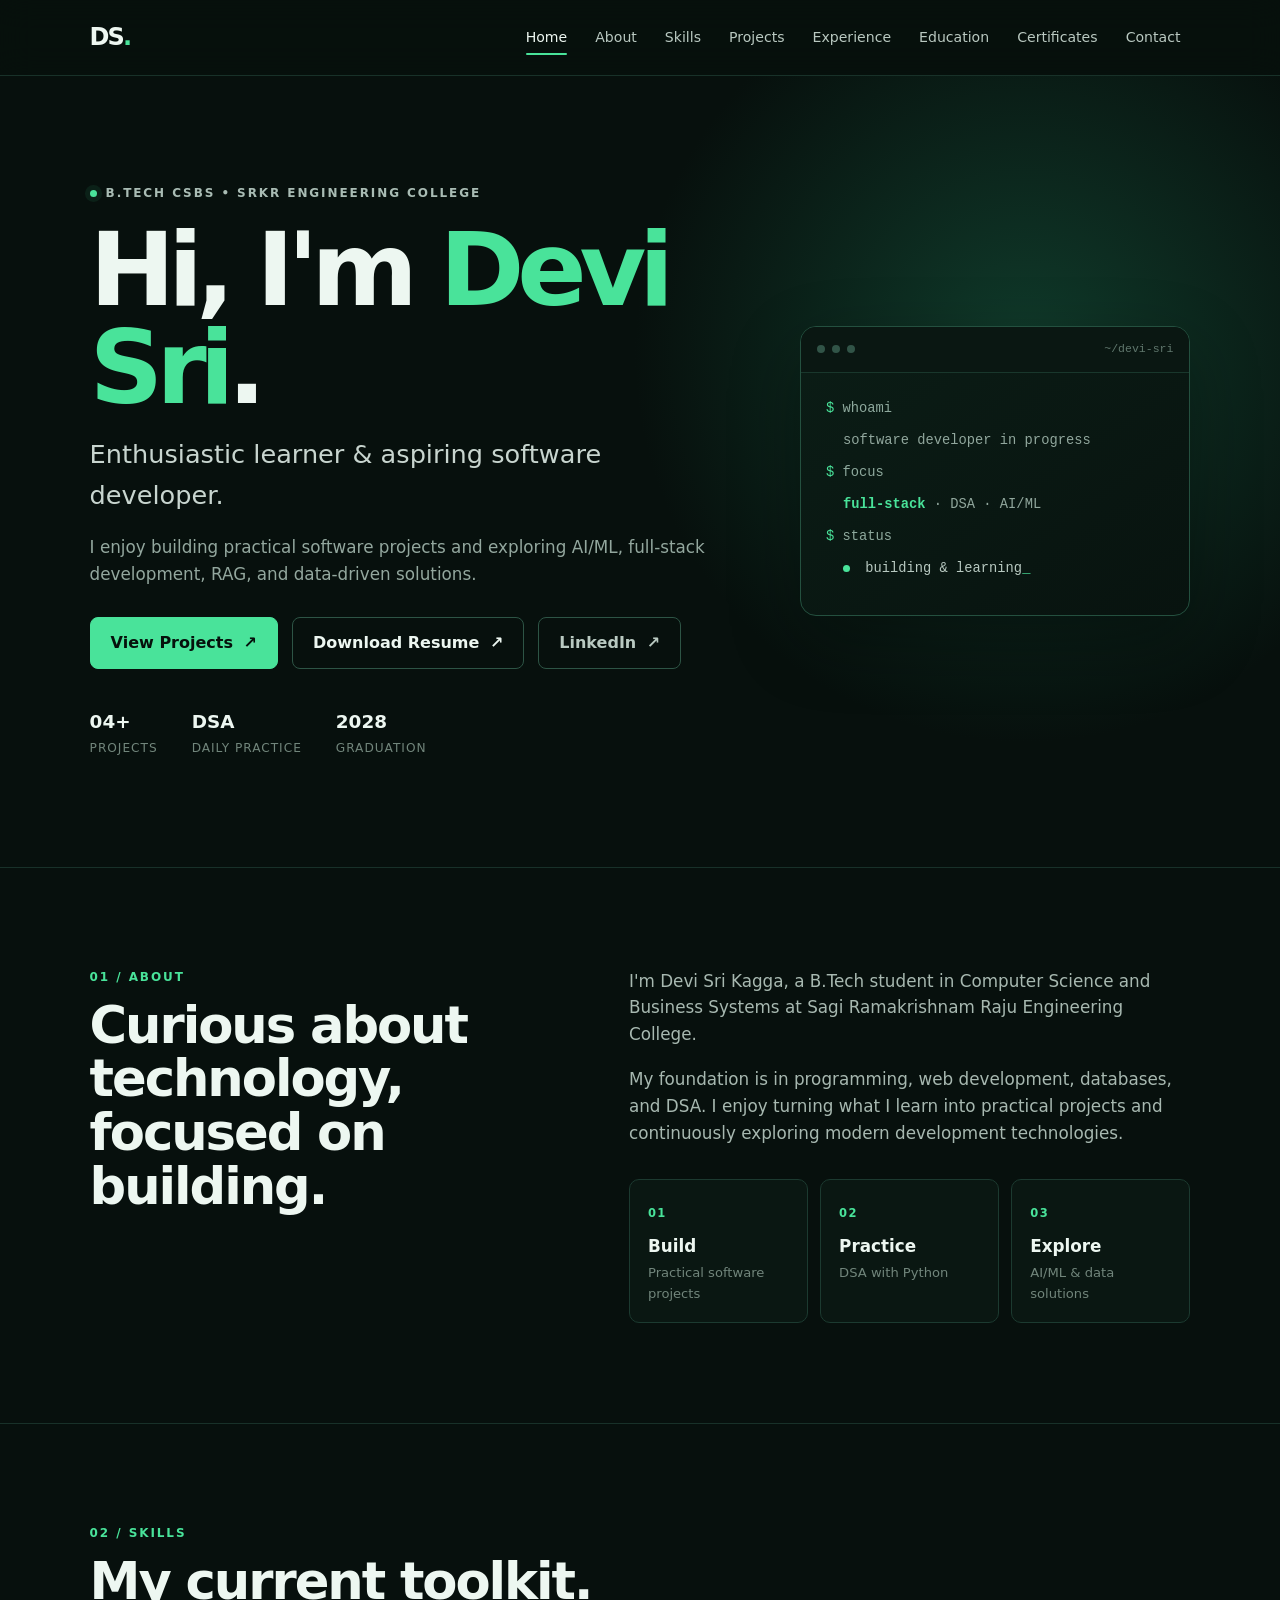
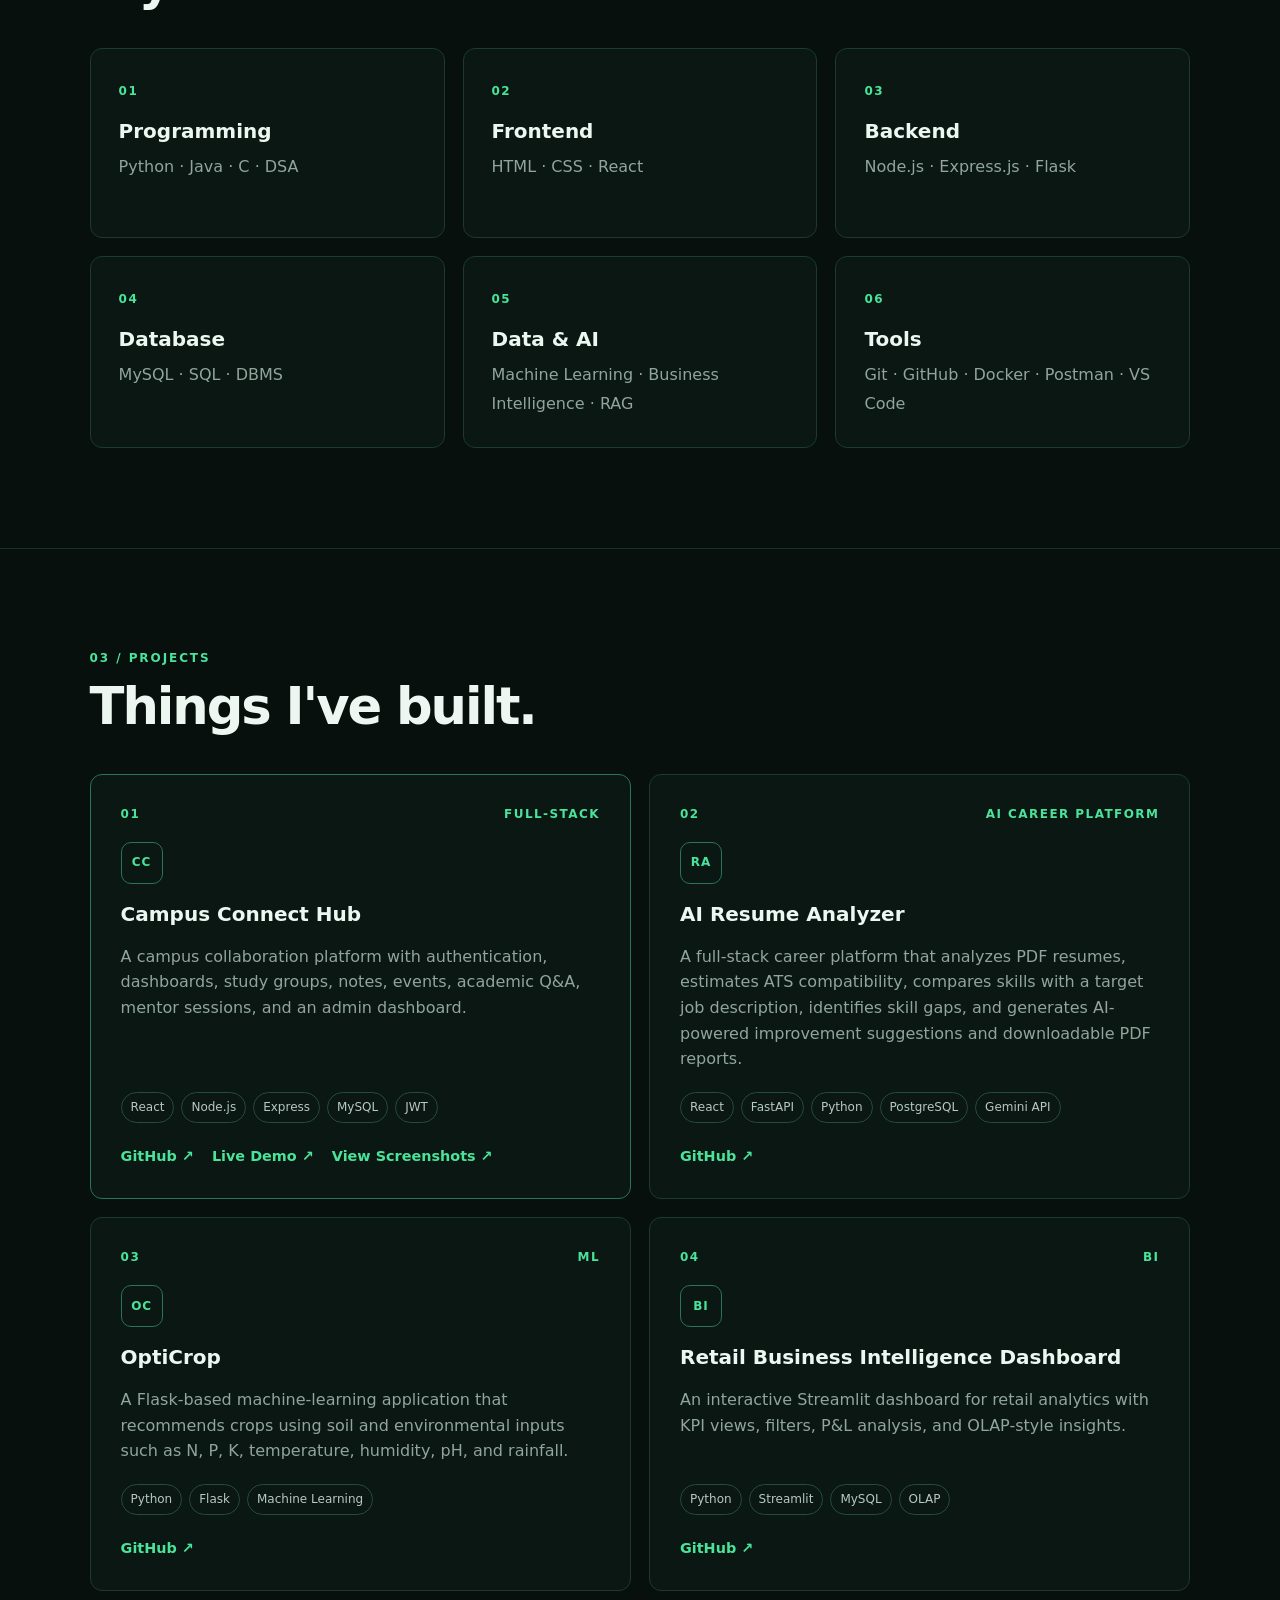
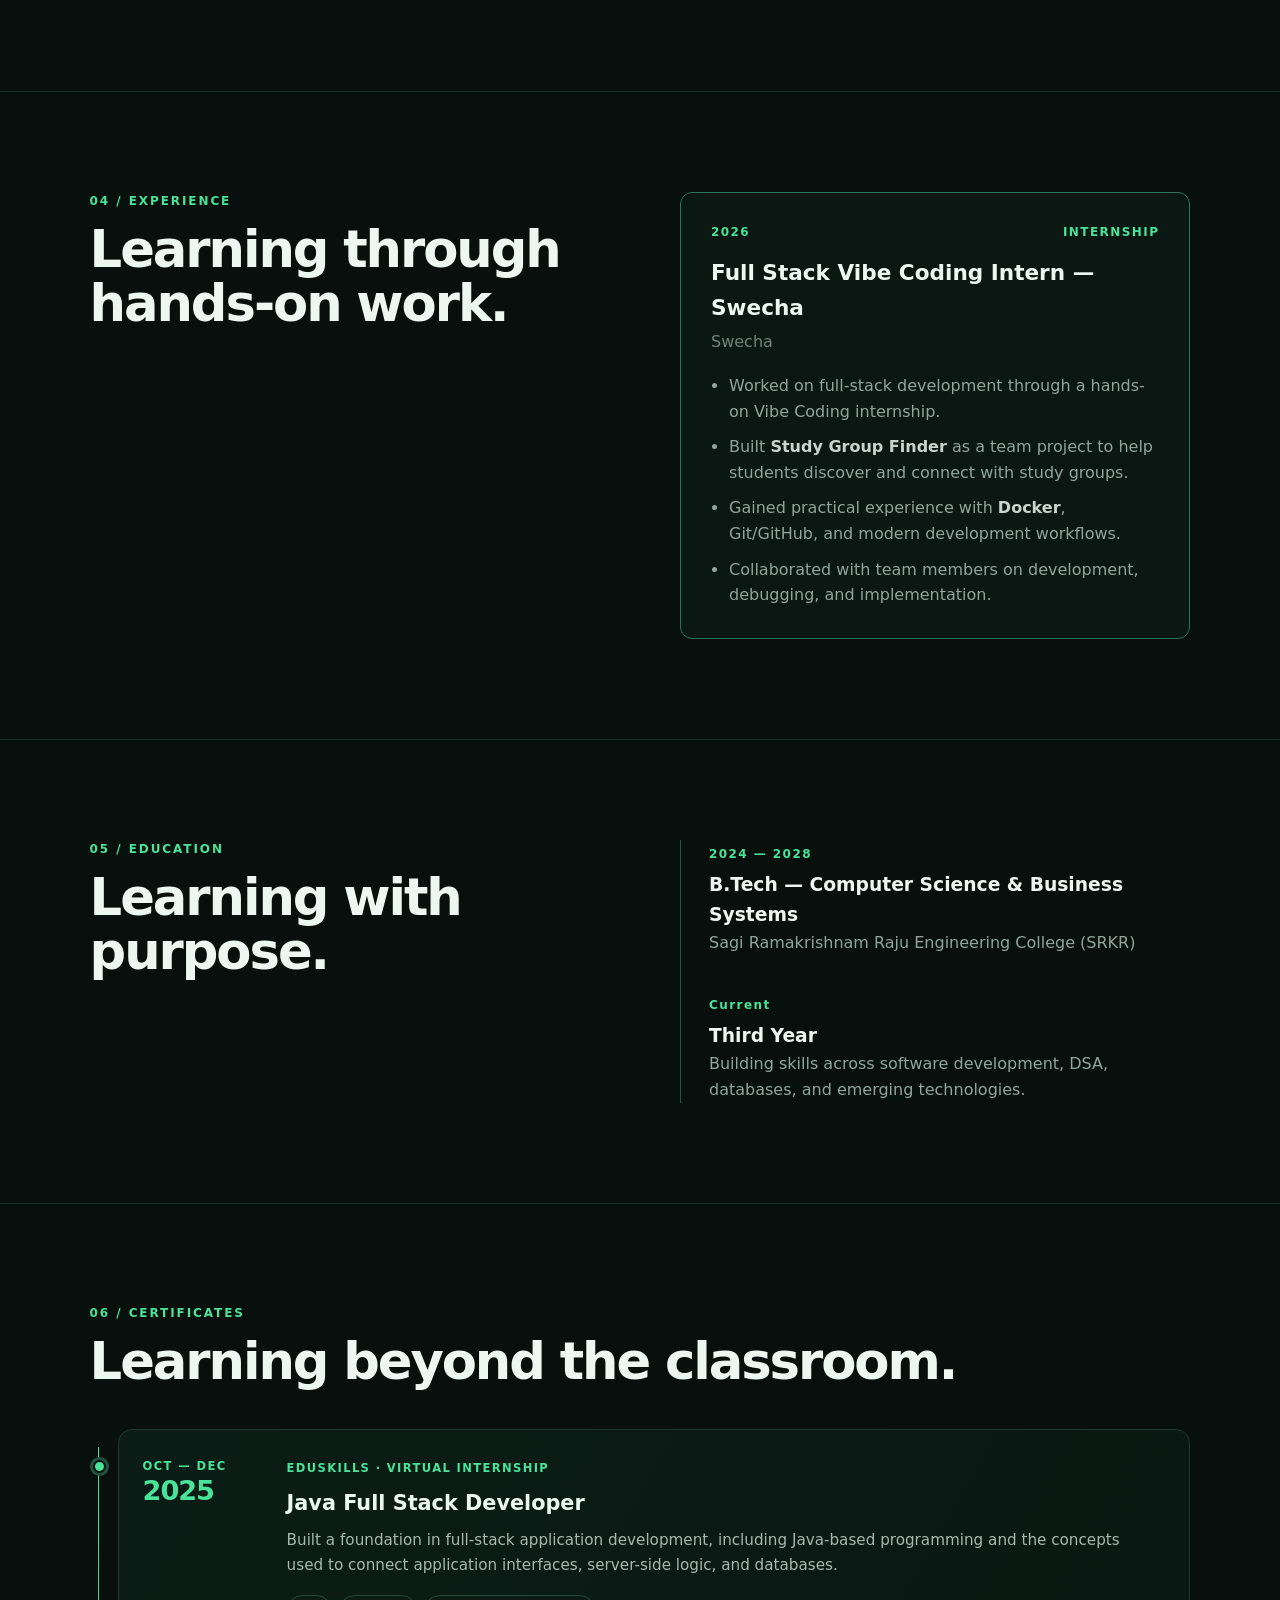
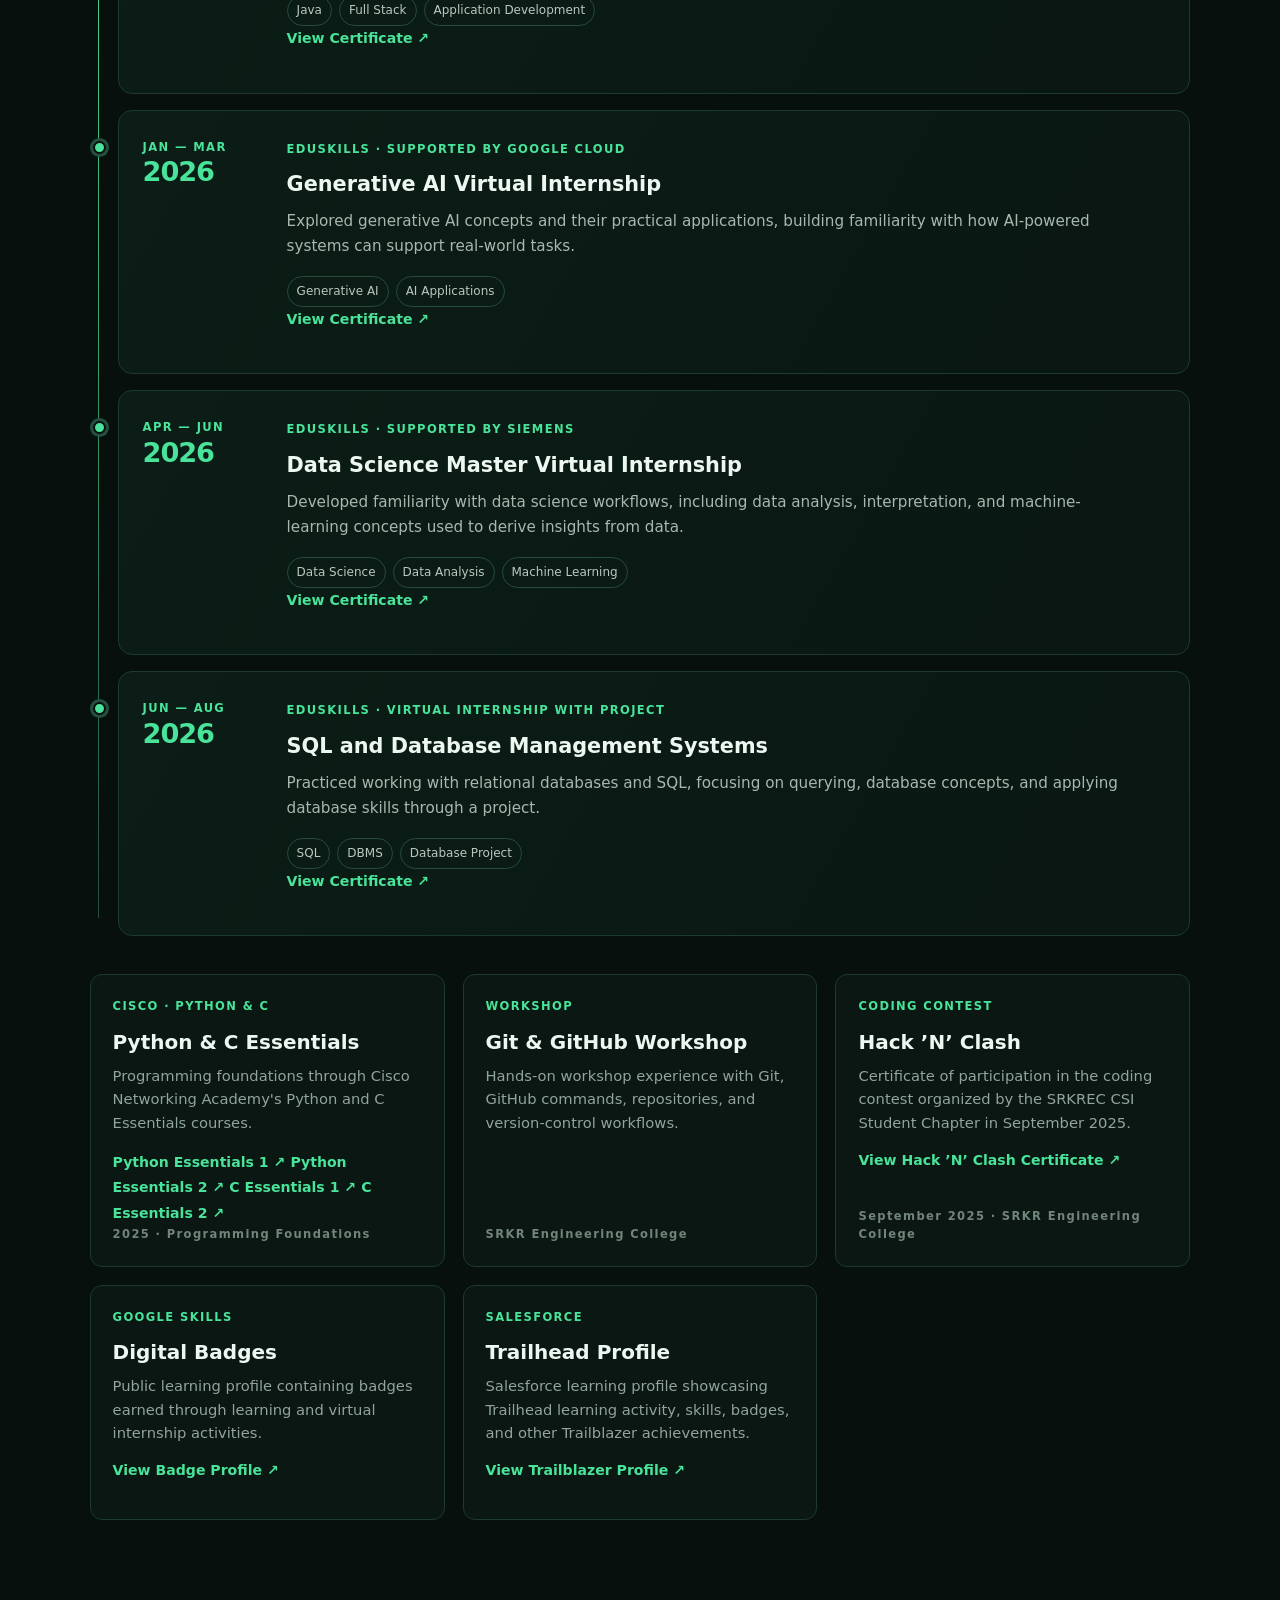
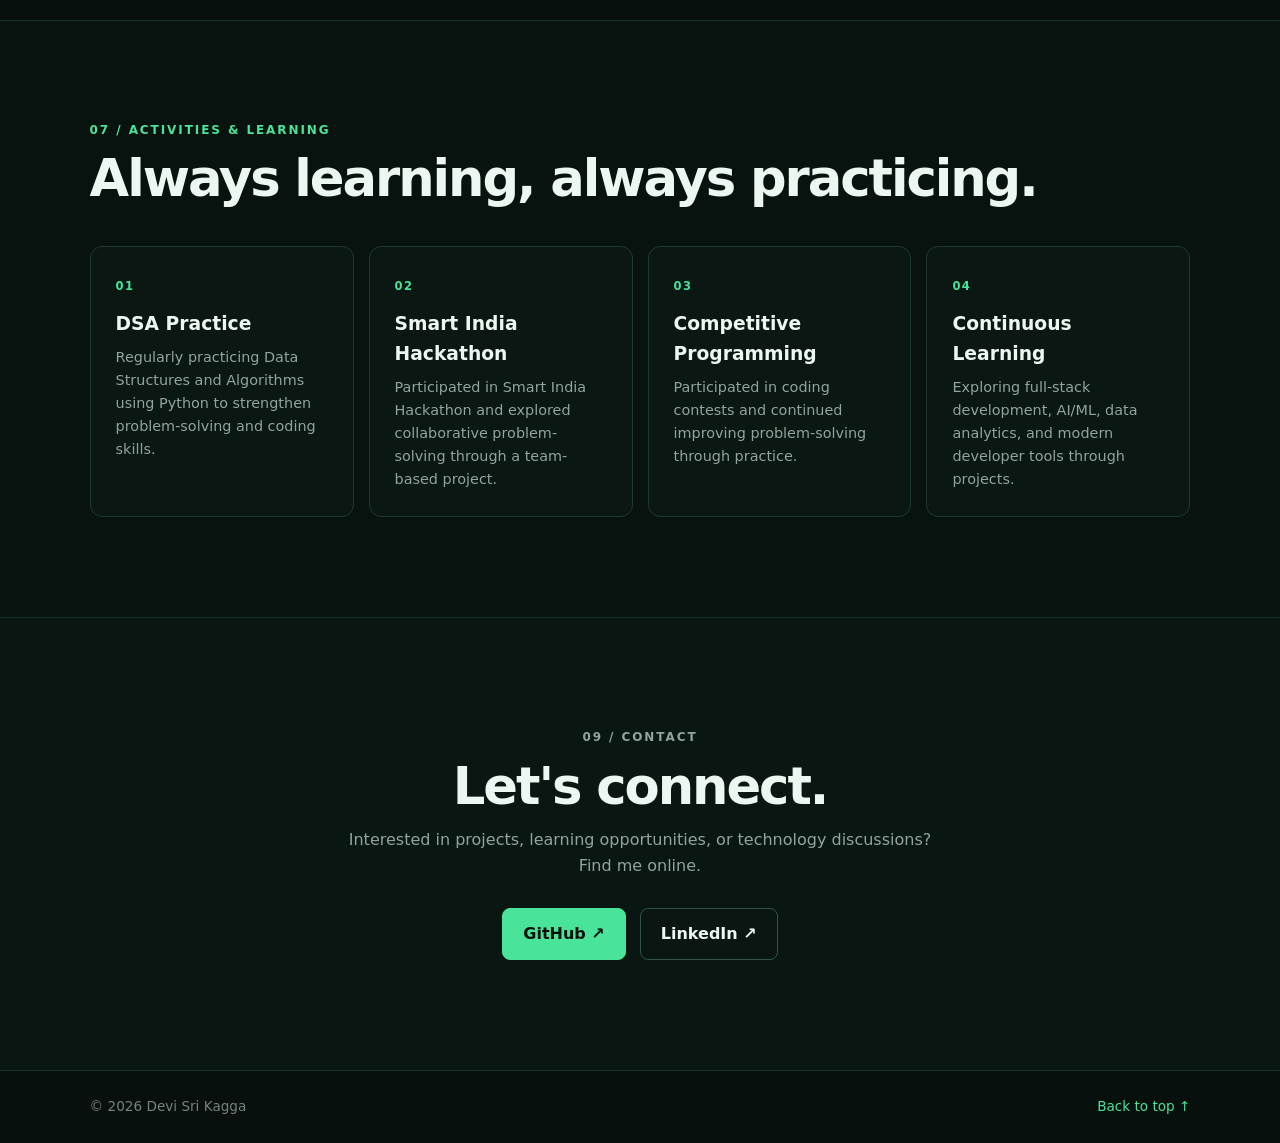
<file: index.html>
<!DOCTYPE html>
<html lang="en">
<head>
  <meta charset="UTF-8">
  <meta name="viewport" content="width=device-width, initial-scale=1.0">
  <meta name="description" content="Devi Sri Kagga — B.Tech CSBS student and aspiring software developer building full-stack, AI/ML, and data-driven projects.">
  <meta name="theme-color" content="#07100d">
  <meta property="og:title" content="Devi Sri Kagga | Portfolio">
  <meta property="og:description" content="B.Tech CSBS student building full-stack, AI/ML, and data-driven projects.">
  <meta property="og:type" content="website">
  <meta property="og:url" content="https://devi-sri-portfolio.vercel.app/">
  <title>Devi Sri Kagga | Portfolio</title>
  <link rel="stylesheet" href="style.css">
</head>
<body>
  <a class="skip-link" href="#main-content">Skip to content</a>
  <header class="navbar">
    <a class="brand" href="#home" aria-label="Devi Sri home">DS<span>.</span></a>
    <button class="menu-btn" aria-label="Toggle navigation" aria-expanded="false" aria-controls="nav">☰</button>
    <nav id="nav" aria-label="Primary navigation">
      <a class="nav-link active" href="#home">Home</a>
      <a class="nav-link" href="#about">About</a>
      <a class="nav-link" href="#skills">Skills</a>
      <a class="nav-link" href="#projects">Projects</a>
      <a class="nav-link" href="#experience">Experience</a>
      <a class="nav-link" href="#education">Education</a>
      <a class="nav-link" href="#certifications">Certificates</a>
      <a class="nav-link" href="#contact">Contact</a>
    </nav>
  </header>

  <main id="main-content" tabindex="-1">
    <section id="home" class="hero">
      <div class="hero-content">
        <p class="eyebrow"><span class="eyebrow-dot"></span> B.Tech CSBS • SRKR Engineering College</p>
        <h1>Hi, I'm <span>Devi Sri</span>.</h1>
        <h2>Enthusiastic learner & aspiring software developer.</h2>
        <p class="hero-text">I enjoy building practical software projects and exploring AI/ML, full-stack development, RAG, and data-driven solutions.</p>
        <div class="actions">
          <a class="btn primary" href="#projects">View Projects <span>↗</span></a>
          <a class="btn secondary" href="assets/Devi_Resume%20(6).pdf" target="_blank" rel="noopener">Download Resume <span>↗</span></a>
          <a class="btn text-btn" href="https://www.linkedin.com/in/devi-sri-kagga-a25665370" target="_blank" rel="noopener">LinkedIn <span>↗</span></a>
        </div>
        <div class="hero-meta">
          <div><strong>04+</strong><span>Projects</span></div>
          <div><strong>DSA</strong><span>Daily practice</span></div>
          <div><strong>2028</strong><span>Graduation</span></div>
        </div>
      </div>
      <div class="hero-card">
        <div class="terminal">
          <div class="terminal-bar"><span></span><span></span><span></span><em>~/devi-sri</em></div>
          <div class="terminal-body">
            <p><span class="prompt">$</span> whoami</p>
            <p class="terminal-output">software developer in progress</p>
            <p><span class="prompt">$</span> focus</p>
            <p class="terminal-output"><strong>full-stack</strong> · DSA · AI/ML</p>
            <p><span class="prompt">$</span> status</p>
            <p class="terminal-output status"><i></i> building & learning<span class="cursor">_</span></p>
          </div>
        </div>
      </div>
    </section>

    <section id="about" class="section about-section">
      <div class="about-heading">
        <p class="section-label">01 / ABOUT</p>
        <h2>Curious about technology,<br>focused on building.</h2>
      </div>
      <div class="about-content">
        <p>I'm Devi Sri Kagga, a B.Tech student in Computer Science and Business Systems at Sagi Ramakrishnam Raju Engineering College.</p>
        <p>My foundation is in programming, web development, databases, and DSA. I enjoy turning what I learn into practical projects and continuously exploring modern development technologies.</p>
        <div class="about-highlights">
          <div><span>01</span><strong>Build</strong><p>Practical software projects</p></div>
          <div><span>02</span><strong>Practice</strong><p>DSA with Python</p></div>
          <div><span>03</span><strong>Explore</strong><p>AI/ML & data solutions</p></div>
        </div>
      </div>
    </section>

    <section id="skills" class="section">
      <p class="section-label">02 / SKILLS</p>
      <h2>My current toolkit.</h2>
      <div class="skills-grid">
        <div class="skill"><span>01</span><h3>Programming</h3><p>Python · Java · C · DSA</p></div>
        <div class="skill"><span>02</span><h3>Frontend</h3><p>HTML · CSS · React</p></div>
        <div class="skill"><span>03</span><h3>Backend</h3><p>Node.js · Express.js · Flask</p></div>
        <div class="skill"><span>04</span><h3>Database</h3><p>MySQL · SQL · DBMS</p></div>
        <div class="skill"><span>05</span><h3>Data & AI</h3><p>Machine Learning · Business Intelligence · RAG</p></div>
        <div class="skill"><span>06</span><h3>Tools</h3><p>Git · GitHub · Docker · Postman · VS Code</p></div>
      </div>
    </section>

    <section id="projects" class="section">
      <p class="section-label">03 / PROJECTS</p>
      <h2>Things I've built.</h2>
      <div class="projects-grid">
        <article class="project featured">
          <div class="project-top"><span>01</span><span>FULL-STACK</span></div>
          <div class="project-icon">CC</div>
          <h3>Campus Connect Hub</h3>
          <p>A campus collaboration platform with authentication, dashboards, study groups, notes, events, academic Q&A, mentor sessions, and an admin dashboard.</p>
          <div class="tags"><span>React</span><span>Node.js</span><span>Express</span><span>MySQL</span><span>JWT</span></div>
          <div class="project-links"><a href="https://github.com/Devisri-2409/Campus-Connect-Hub" target="_blank" rel="noopener">GitHub ↗</a><a href="https://campus-connect-hub-theta.vercel.app" target="_blank" rel="noopener">Live Demo ↗</a><a href="campus-connect-gallery.html" target="_blank" rel="noopener">View Screenshots ↗</a></div>
        </article>
        <article class="project">
          <div class="project-top"><span>02</span><span>AI CAREER PLATFORM</span></div>
          <div class="project-icon">RA</div>
          <h3>AI Resume Analyzer</h3>
          <p>A full-stack career platform that analyzes PDF resumes, estimates ATS compatibility, compares skills with a target job description, identifies skill gaps, and generates AI-powered improvement suggestions and downloadable PDF reports.</p>
          <div class="tags"><span>React</span><span>FastAPI</span><span>Python</span><span>PostgreSQL</span><span>Gemini API</span></div>
          <div class="project-links"><a href="https://github.com/Devisri-2409/Resume-Analyzer" target="_blank" rel="noopener">GitHub ↗</a></div>
        </article>
        <article class="project">
          <div class="project-top"><span>03</span><span>ML</span></div>
          <div class="project-icon">OC</div>
          <h3>OptiCrop</h3>
          <p>A Flask-based machine-learning application that recommends crops using soil and environmental inputs such as N, P, K, temperature, humidity, pH, and rainfall.</p>
          <div class="tags"><span>Python</span><span>Flask</span><span>Machine Learning</span></div>
          <div class="project-links"><a href="https://github.com/Devisri-2409/OptiCrop" target="_blank" rel="noopener">GitHub ↗</a></div>
        </article>
        <article class="project">
          <div class="project-top"><span>04</span><span>BI</span></div>
          <div class="project-icon">BI</div>
          <h3>Retail Business Intelligence Dashboard</h3>
          <p>An interactive Streamlit dashboard for retail analytics with KPI views, filters, P&L analysis, and OLAP-style insights.</p>
          <div class="tags"><span>Python</span><span>Streamlit</span><span>MySQL</span><span>OLAP</span></div>
          <div class="project-links"><a href="https://github.com/Devisri-2409/Retail-Business-Intelligence-Dashboard" target="_blank" rel="noopener">GitHub ↗</a></div>
        </article>
      </div>
    </section>

    <section id="experience" class="section split">
      <div>
        <p class="section-label">04 / EXPERIENCE</p>
        <h2>Learning through hands-on work.</h2>
      </div>
      <div class="experience-card">
        <div class="experience-top"><span>2026</span><span>INTERNSHIP</span></div>
        <h3>Full Stack Vibe Coding Intern — Swecha</h3>
        <p class="experience-company">Swecha</p>
        <ul>
          <li>Worked on full-stack development through a hands-on Vibe Coding internship.</li>
          <li>Built <strong>Study Group Finder</strong> as a team project to help students discover and connect with study groups.</li>
          <li>Gained practical experience with <strong>Docker</strong>, Git/GitHub, and modern development workflows.</li>
          <li>Collaborated with team members on development, debugging, and implementation.</li>
        </ul>
      </div>
    </section>

    <section id="education" class="section split">
      <div><p class="section-label">05 / EDUCATION</p><h2>Learning with purpose.</h2></div>
      <div class="timeline">
        <div><span>2024 — 2028</span><h3>B.Tech — Computer Science & Business Systems</h3><p>Sagi Ramakrishnam Raju Engineering College (SRKR)</p></div>
        <div><span>Current</span><h3>Third Year</h3><p>Building skills across software development, DSA, databases, and emerging technologies.</p></div>
      </div>
    </section>

    <section id="certifications" class="section">
      <p class="section-label">06 / CERTIFICATES</p>
      <h2>Learning beyond the classroom.</h2>
      <div class="internship-timeline" aria-label="EduSkills virtual internships in chronological order">
        <article class="internship-card">
          <div class="internship-date"><span>OCT — DEC</span><strong>2025</strong></div>
          <div class="internship-details">
            <span class="cert-type">EDUSKILLS · VIRTUAL INTERNSHIP</span>
            <h3>Java Full Stack Developer</h3>
            <p>Built a foundation in full-stack application development, including Java-based programming and the concepts used to connect application interfaces, server-side logic, and databases.</p>
            <div class="tags"><span>Java</span><span>Full Stack</span><span>Application Development</span></div>
            <p class="certificate-pdf-link"><a class="cert-link" href="assets/certificates/eduskills-java-fullstack.pdf" target="_blank" rel="noopener">View Certificate ↗</a></p>
          </div>
        </article>
        <article class="internship-card">
          <div class="internship-date"><span>JAN — MAR</span><strong>2026</strong></div>
          <div class="internship-details">
            <span class="cert-type">EDUSKILLS · SUPPORTED BY GOOGLE CLOUD</span>
            <h3>Generative AI Virtual Internship</h3>
            <p>Explored generative AI concepts and their practical applications, building familiarity with how AI-powered systems can support real-world tasks.</p>
            <div class="tags"><span>Generative AI</span><span>AI Applications</span></div>
            <p class="certificate-pdf-link"><a class="cert-link" href="assets/certificates/eduskills-generative-ai.pdf" target="_blank" rel="noopener">View Certificate ↗</a></p>
          </div>
        </article>
        <article class="internship-card">
          <div class="internship-date"><span>APR — JUN</span><strong>2026</strong></div>
          <div class="internship-details">
            <span class="cert-type">EDUSKILLS · SUPPORTED BY SIEMENS</span>
            <h3>Data Science Master Virtual Internship</h3>
            <p>Developed familiarity with data science workflows, including data analysis, interpretation, and machine-learning concepts used to derive insights from data.</p>
            <div class="tags"><span>Data Science</span><span>Data Analysis</span><span>Machine Learning</span></div>
            <p class="certificate-pdf-link"><a class="cert-link" href="assets/certificates/eduskills-data-science.pdf" target="_blank" rel="noopener">View Certificate ↗</a></p>
          </div>
        </article>
        <article class="internship-card">
          <div class="internship-date"><span>JUN — AUG</span><strong>2026</strong></div>
          <div class="internship-details">
            <span class="cert-type">EDUSKILLS · VIRTUAL INTERNSHIP WITH PROJECT</span>
            <h3>SQL and Database Management Systems</h3>
            <p>Practiced working with relational databases and SQL, focusing on querying, database concepts, and applying database skills through a project.</p>
            <div class="tags"><span>SQL</span><span>DBMS</span><span>Database Project</span></div>
            <p class="certificate-pdf-link"><a class="cert-link" href="assets/certificates/eduskills-sql-databases.pdf" target="_blank" rel="noopener">View Certificate ↗</a></p>
          </div>
        </article>
      </div>
      <div class="cert-grid">
        <article class="cert-card">
          <span class="cert-type">CISCO · PYTHON & C</span>
          <h3>Python & C Essentials</h3>
          <p>Programming foundations through Cisco Networking Academy's Python and C Essentials courses.</p>
          <div class="certificate-links">
            <a class="cert-link" href="assets/certificates/PythonEssentials1Update20250824-29-s2qgya.pdf" target="_blank" rel="noopener">Python Essentials 1 ↗</a>
            <a class="cert-link" href="assets/certificates/PythonEssentials2Update20251023-31-efxsom.pdf" target="_blank" rel="noopener">Python Essentials 2 ↗</a>
            <a class="cert-link" href="assets/certificates/CEssentials1Update20250412-27-1uhhh6.pdf" target="_blank" rel="noopener">C Essentials 1 ↗</a>
            <a class="cert-link" href="assets/certificates/CEssentials2Update20250412-27-vdptm5.pdf" target="_blank" rel="noopener">C Essentials 2 ↗</a>
          </div>
          <span class="cert-year">2025 · Programming Foundations</span>
        </article>
        <article class="cert-card">
          <span class="cert-type">WORKSHOP</span>
          <h3>Git & GitHub Workshop</h3>
          <p>Hands-on workshop experience with Git, GitHub commands, repositories, and version-control workflows.</p>
          <span class="cert-year">SRKR Engineering College</span>
        </article>
        <article class="cert-card">
          <span class="cert-type">CODING CONTEST</span>
          <h3>Hack ’N’ Clash</h3>
          <p>Certificate of participation in the coding contest organized by the SRKREC CSI Student Chapter in September 2025.</p>
          <a class="cert-link" href="assets/certificates/Hacknclash.jpeg" target="_blank" rel="noopener">View Hack ’N’ Clash Certificate ↗</a>
          <span class="cert-year">September 2025 · SRKR Engineering College</span>
        </article>
        <article class="cert-card">
          <span class="cert-type">GOOGLE SKILLS</span>
          <h3>Digital Badges</h3>
          <p>Public learning profile containing badges earned through learning and virtual internship activities.</p>
          <a class="cert-link" href="https://skills.google/public_profiles/86161f92-d97b-46c5-99a8-85c47dbe27fb" target="_blank" rel="noopener">View Badge Profile ↗</a>
        </article>
        <article class="cert-card">
          <span class="cert-type">SALESFORCE</span>
          <h3>Trailhead Profile</h3>
          <p>Salesforce learning profile showcasing Trailhead learning activity, skills, badges, and other Trailblazer achievements.</p>
          <a class="cert-link" href="https://www.salesforce.com/trailblazer/o5epp27kamvh67vc6c" target="_blank" rel="noopener">View Trailblazer Profile ↗</a>
        </article>
      </div>
    </section>

    <section id="activities" class="section activities-section">
      <p class="section-label">07 / ACTIVITIES & LEARNING</p>
      <h2>Always learning, always practicing.</h2>
      <div class="activity-grid">
        <div class="activity"><span>01</span><h3>DSA Practice</h3><p>Regularly practicing Data Structures and Algorithms using Python to strengthen problem-solving and coding skills.</p></div>
        <div class="activity"><span>02</span><h3>Smart India Hackathon</h3><p>Participated in Smart India Hackathon and explored collaborative problem-solving through a team-based project.</p></div>
        <div class="activity"><span>03</span><h3>Competitive Programming</h3><p>Participated in coding contests and continued improving problem-solving through practice.</p></div>
        <div class="activity"><span>04</span><h3>Continuous Learning</h3><p>Exploring full-stack development, AI/ML, data analytics, and modern developer tools through projects.</p></div>
      </div>
    </section>


    <section id="contact" class="contact section">
      <p class="section-label">09 / CONTACT</p>
      <h2>Let's connect.</h2>
      <p>Interested in projects, learning opportunities, or technology discussions? Find me online.</p>
      <div class="actions"><a class="btn primary" href="https://github.com/Devisri-2409" target="_blank" rel="noopener">GitHub ↗</a><a class="btn secondary" href="https://www.linkedin.com/in/devi-sri-kagga-a25665370" target="_blank" rel="noopener">LinkedIn ↗</a></div>
    </section>
  </main>

  <footer><p>© 2026 Devi Sri Kagga</p><a href="#home" aria-label="Back to top">Back to top ↑</a></footer>
  <script src="script.js"></script>
</body>
</html>
</file>
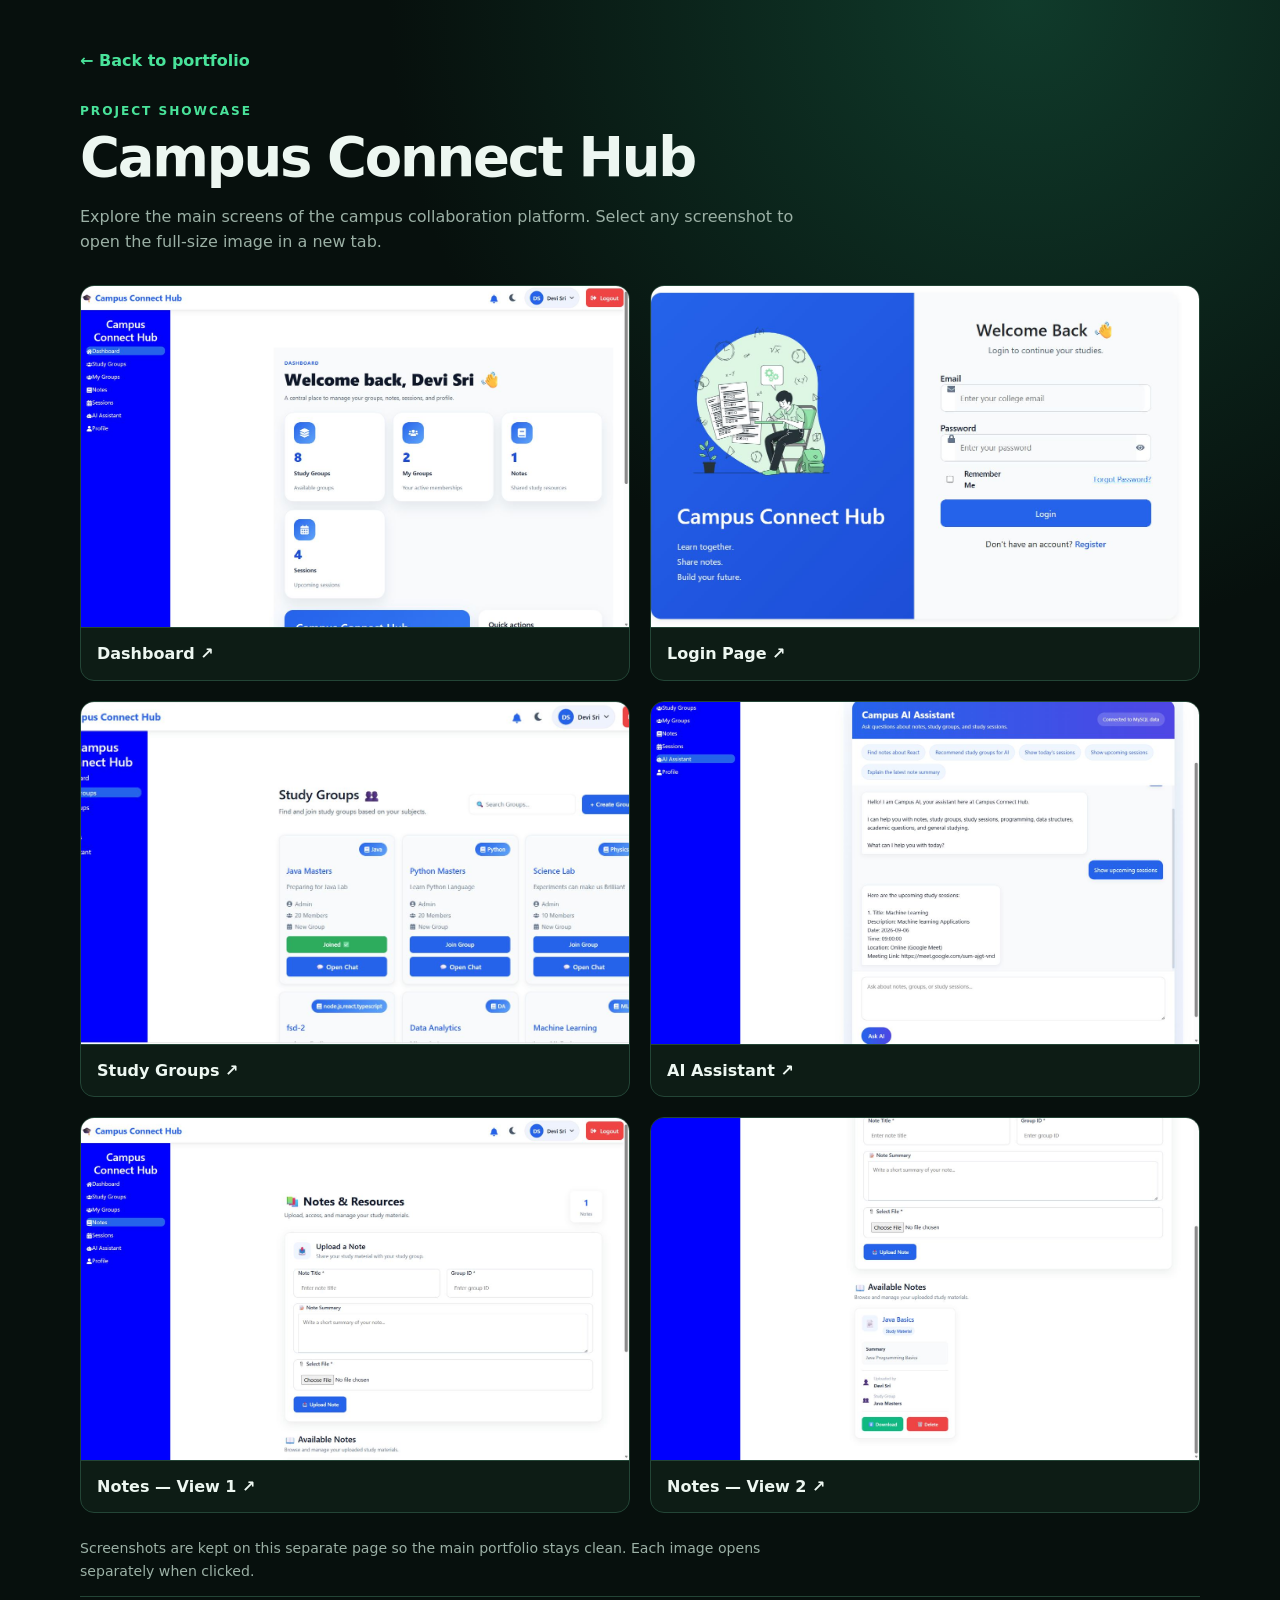
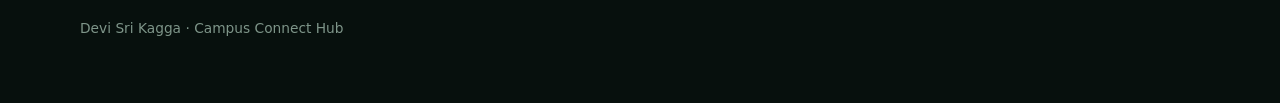
<file: campus-connect-gallery.html>
<!DOCTYPE html>
<html lang="en">
<head>
<meta charset="UTF-8">
<meta name="viewport" content="width=device-width, initial-scale=1.0">
<meta name="description" content="Screenshots of Campus Connect Hub, a student collaboration platform built by Devi Sri Kagga.">
<meta name="theme-color" content="#07100d">
<title>Campus Connect Hub — Screenshots | Devi Sri</title>
<style>
:root{color-scheme:dark;--bg:#07100d;--panel:#0d1c15;--line:#234536;--text:#edf7f1;--muted:#9bb0a5;--accent:#49e39a}
*{box-sizing:border-box}body{margin:0;background:radial-gradient(circle at 80% 0%,#103b2b 0,transparent 32%),var(--bg);color:var(--text);font-family:Inter,system-ui,-apple-system,"Segoe UI",sans-serif;line-height:1.6}
main{width:min(1120px,90%);margin:auto;padding:48px 0 64px}.back{color:var(--accent);text-decoration:none;font-weight:700}.eyebrow{margin:28px 0 8px;color:var(--accent);font-size:.76rem;font-weight:800;letter-spacing:.16em;text-transform:uppercase}h1{font-size:clamp(2rem,5vw,3.4rem);line-height:1.08;margin:0 0 12px;letter-spacing:-.04em}p{color:var(--muted);max-width:720px}.grid{display:grid;grid-template-columns:repeat(2,minmax(0,1fr));gap:20px;margin-top:30px}.shot{display:block;overflow:hidden;border:1px solid var(--line);border-radius:14px;background:var(--panel);color:var(--text);text-decoration:none;transition:transform .2s,border-color .2s}.shot:hover{transform:translateY(-3px);border-color:var(--accent)}.shot img{display:block;width:100%;aspect-ratio:16/10;object-fit:cover;background:#10251b;border-bottom:1px solid var(--line)}.shot span{display:block;padding:13px 16px;font-weight:700}.hint{font-size:.88rem;margin-top:24px}footer{border-top:1px solid var(--line);padding-top:20px;color:#7e9589;font-size:.86rem}@media(max-width:650px){main{padding-top:30px}.grid{grid-template-columns:1fr;gap:15px}}
</style>
</head>
<body>
<main>
<a class="back" href="index.html#projects">← Back to portfolio</a>
<p class="eyebrow">Project showcase</p>
<h1>Campus Connect Hub</h1>
<p>Explore the main screens of the campus collaboration platform. Select any screenshot to open the full-size image in a new tab.</p>
<div class="grid">
<a class="shot" href="assets/campus-connect/dashboard.jpg" target="_blank" rel="noopener"><img src="assets/campus-connect/dashboard.jpg" alt="Campus Connect Hub dashboard" loading="lazy"><span>Dashboard ↗</span></a>
<a class="shot" href="assets/campus-connect/login-page.jpg" target="_blank" rel="noopener"><img src="assets/campus-connect/login-page.jpg" alt="Campus Connect Hub login page" loading="lazy"><span>Login Page ↗</span></a>
<a class="shot" href="assets/campus-connect/study-groups.jpg" target="_blank" rel="noopener"><img src="assets/campus-connect/study-groups.jpg" alt="Study groups screen" loading="lazy"><span>Study Groups ↗</span></a>
<a class="shot" href="assets/campus-connect/ai-assistant.jpg" target="_blank" rel="noopener"><img src="assets/campus-connect/ai-assistant.jpg" alt="AI assistant screen" loading="lazy"><span>AI Assistant ↗</span></a>
<a class="shot" href="assets/campus-connect/notes-1.jpg" target="_blank" rel="noopener"><img src="assets/campus-connect/notes-1.jpg" alt="Campus notes screen one" loading="lazy"><span>Notes — View 1 ↗</span></a>
<a class="shot" href="assets/campus-connect/notes-2.jpg" target="_blank" rel="noopener"><img src="assets/campus-connect/notes-2.jpg" alt="Campus notes screen two" loading="lazy"><span>Notes — View 2 ↗</span></a>
</div>
<p class="hint">Screenshots are kept on this separate page so the main portfolio stays clean. Each image opens separately when clicked.</p>
<footer>Devi Sri Kagga · Campus Connect Hub</footer>
</main>
</body>
</html>
</file>
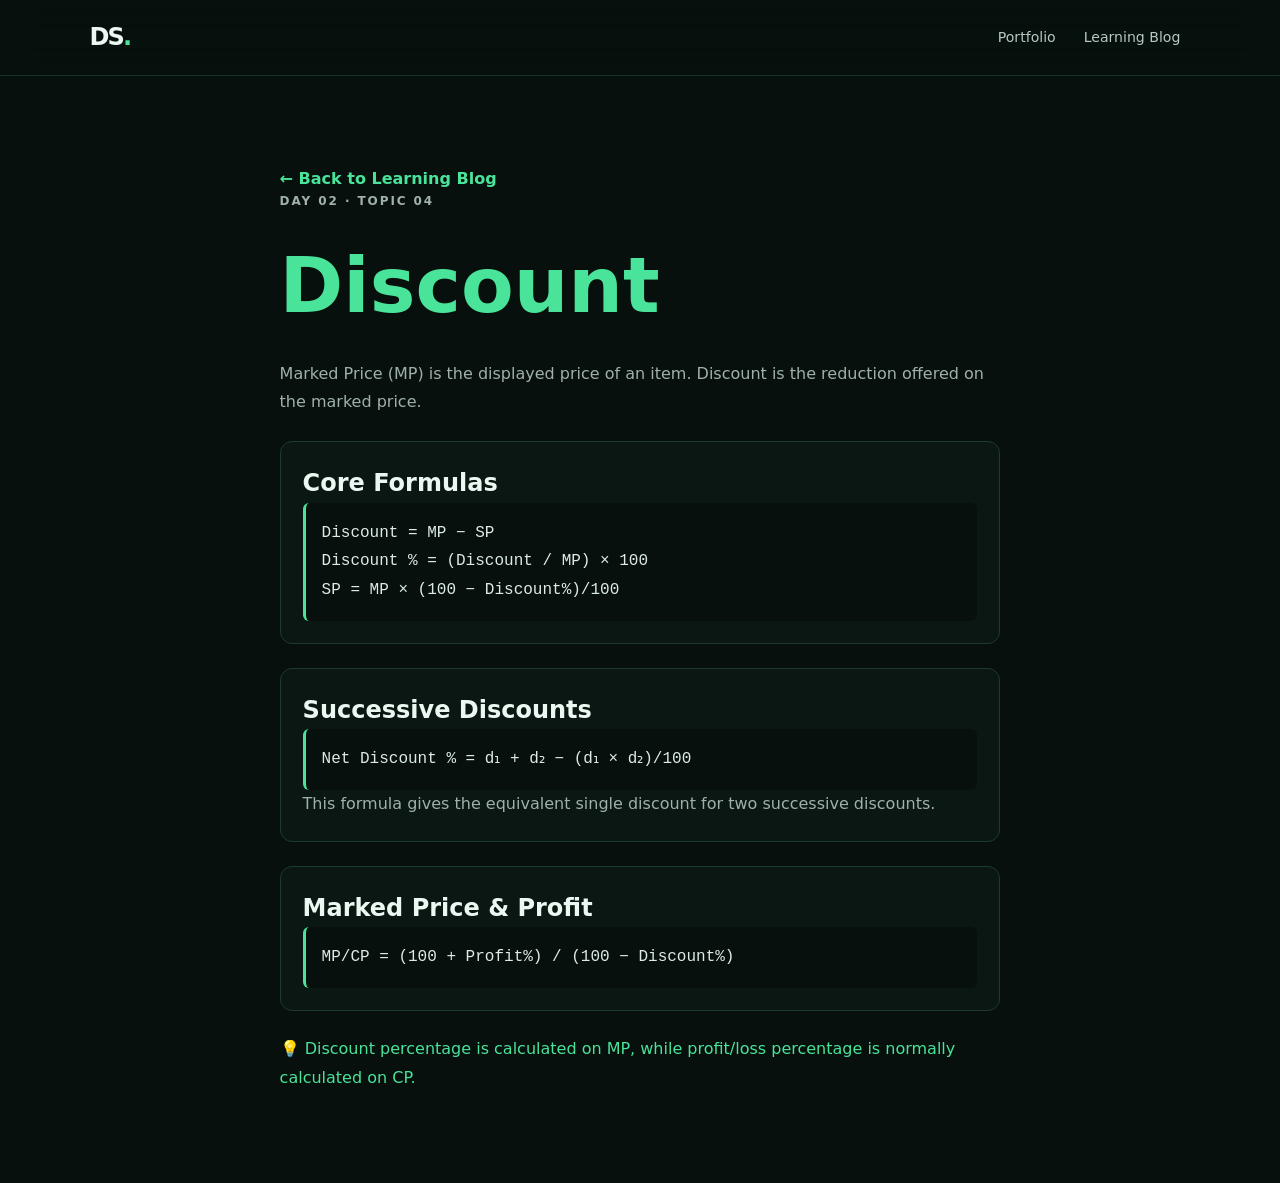
<file: discount.html>
<!DOCTYPE html><html lang="en"><head><meta charset="UTF-8"><meta name="viewport" content="width=device-width,initial-scale=1.0"><title>Discount | Devi Sri Kagga</title><link rel="stylesheet" href="style.css"><style>.lesson{max-width:900px;margin:auto;padding:90px 7%}.lesson h1{font-size:clamp(2.8rem,6vw,5rem);margin:12px 0}.lesson h1 span{color:#49e39a}.lesson p{color:#9fb1a9;line-height:1.8}.box{margin:24px 0;padding:22px;border:1px solid #1c3a30;border-radius:12px;background:#0a1712}.formula{padding:16px;background:#07100d;border-left:3px solid #49e39a;border-radius:6px;color:#dcebe4;font-family:Consolas,monospace;line-height:1.8}.back{color:#49e39a;font-weight:700}.tip{color:#49e39a!important}</style></head><body><header class="navbar"><a class="brand" href="index.html">DS<span>.</span></a><button class="menu-btn">☰</button><nav id="nav"><a href="index.html">Portfolio</a><a href="blog.html">Learning Blog</a></nav></header><main class="lesson"><a class="back" href="blog.html">← Back to Learning Blog</a><p class="section-label">DAY 02 · TOPIC 04</p><h1><span>Discount</span></h1><p>Marked Price (MP) is the displayed price of an item. Discount is the reduction offered on the marked price.</p><div class="box"><h2>Core Formulas</h2><div class="formula">Discount = MP − SP<br>Discount % = (Discount / MP) × 100<br>SP = MP × (100 − Discount%)/100</div></div><div class="box"><h2>Successive Discounts</h2><div class="formula">Net Discount % = d₁ + d₂ − (d₁ × d₂)/100</div><p>This formula gives the equivalent single discount for two successive discounts.</p></div><div class="box"><h2>Marked Price & Profit</h2><div class="formula">MP/CP = (100 + Profit%) / (100 − Discount%)</div></div><p class="tip">💡 Discount percentage is calculated on MP, while profit/loss percentage is normally calculated on CP.</p></main><script src="script.js"></script></body></html>
</file>
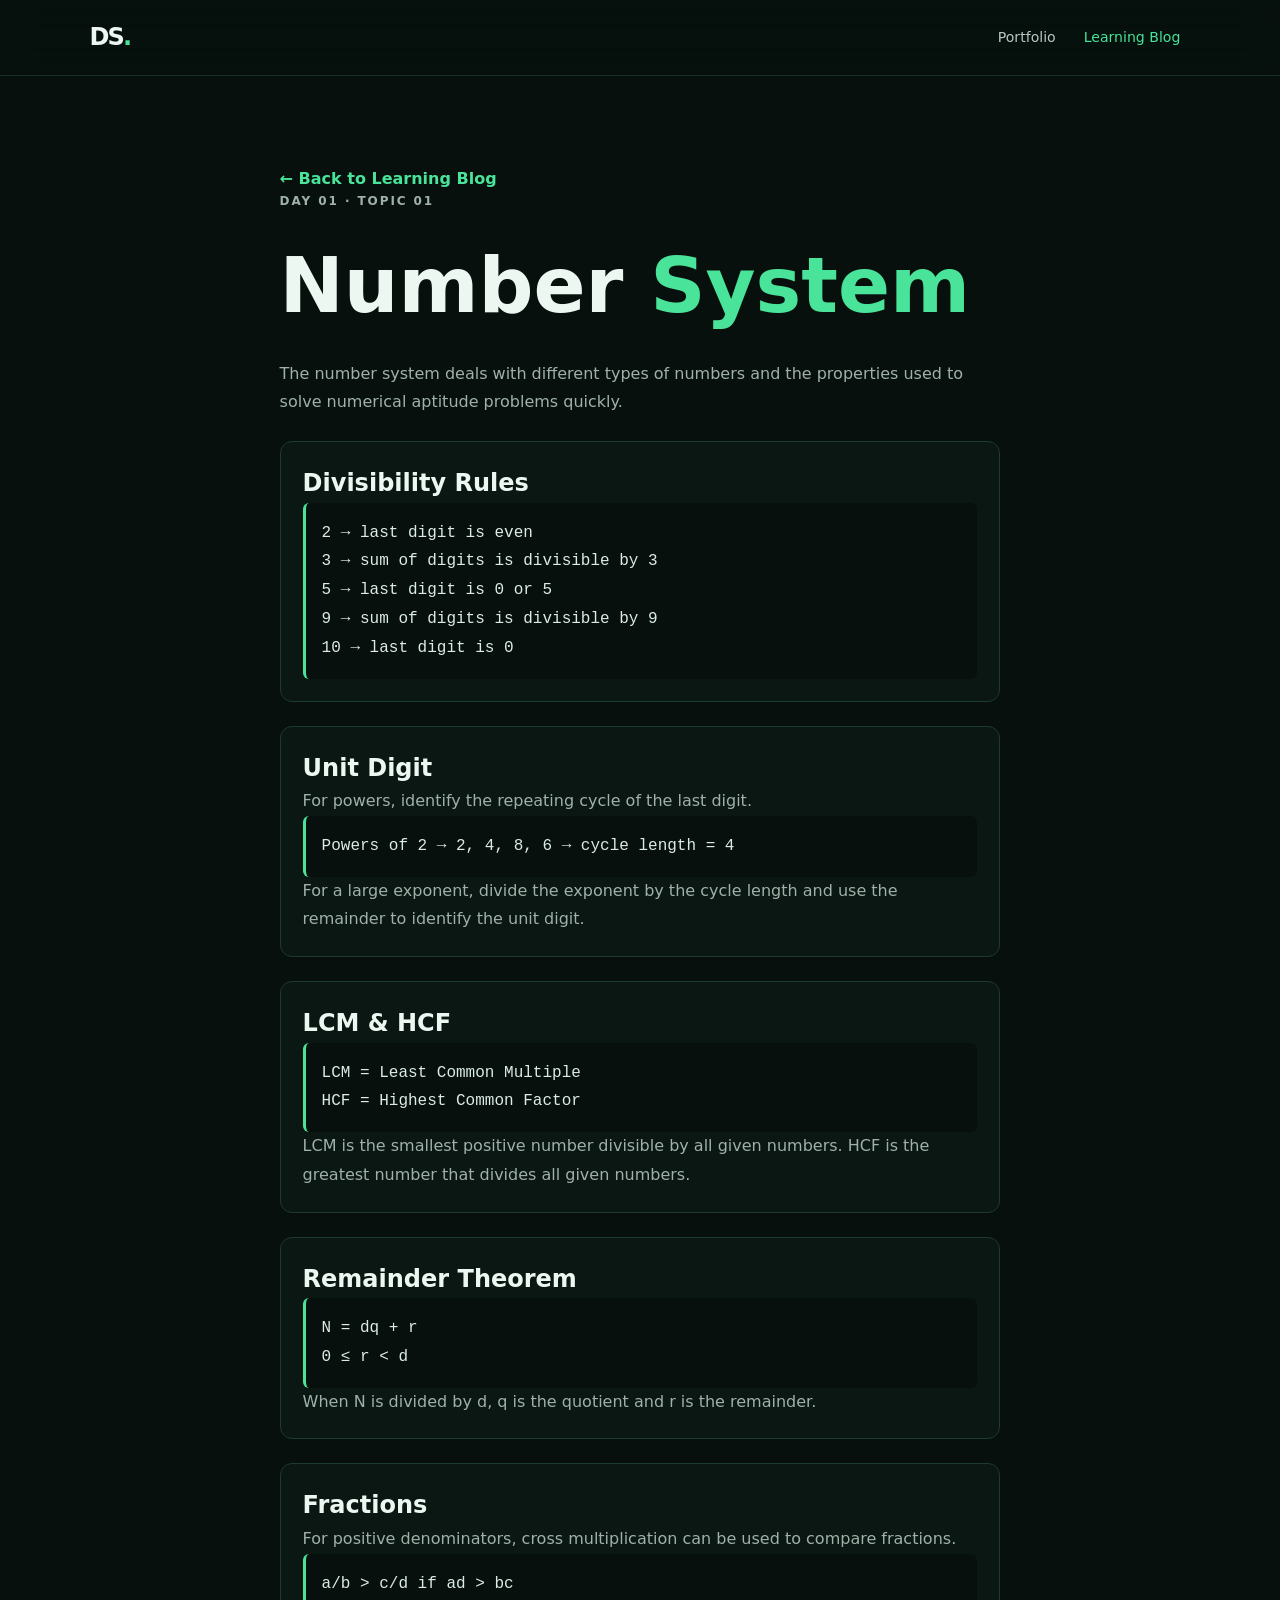
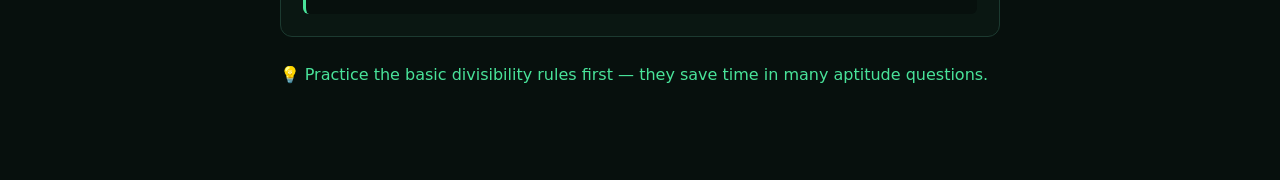
<file: number-system.html>
<!DOCTYPE html><html lang="en"><head><meta charset="UTF-8"><meta name="viewport" content="width=device-width,initial-scale=1.0"><title>Number System | Devi Sri Kagga</title><link rel="stylesheet" href="style.css"><style>.lesson{max-width:900px;margin:auto;padding:90px 7%}.lesson h1{font-size:clamp(2.8rem,6vw,5rem);margin:12px 0}.lesson h1 span{color:#49e39a}.lesson p{color:#9fb1a9;line-height:1.8}.box{margin:24px 0;padding:22px;border:1px solid #1c3a30;border-radius:12px;background:#0a1712}.formula{padding:16px;background:#07100d;border-left:3px solid #49e39a;border-radius:6px;color:#dcebe4;font-family:Consolas,monospace;line-height:1.8}.back{color:#49e39a;font-weight:700}.lesson li{color:#b7c9c0;margin:10px 0}.tip{color:#49e39a!important}.navbar nav a:last-child{color:#49e39a}</style></head><body><header class="navbar"><a class="brand" href="index.html">DS<span>.</span></a><button class="menu-btn">☰</button><nav id="nav"><a href="index.html">Portfolio</a><a href="blog.html">Learning Blog</a></nav></header><main class="lesson"><a class="back" href="blog.html">← Back to Learning Blog</a><p class="section-label">DAY 01 · TOPIC 01</p><h1>Number <span>System</span></h1><p>The number system deals with different types of numbers and the properties used to solve numerical aptitude problems quickly.</p><div class="box"><h2>Divisibility Rules</h2><div class="formula">2 → last digit is even<br>3 → sum of digits is divisible by 3<br>5 → last digit is 0 or 5<br>9 → sum of digits is divisible by 9<br>10 → last digit is 0</div></div><div class="box"><h2>Unit Digit</h2><p>For powers, identify the repeating cycle of the last digit.</p><div class="formula">Powers of 2 → 2, 4, 8, 6 → cycle length = 4</div><p>For a large exponent, divide the exponent by the cycle length and use the remainder to identify the unit digit.</p></div><div class="box"><h2>LCM & HCF</h2><div class="formula">LCM = Least Common Multiple<br>HCF = Highest Common Factor</div><p>LCM is the smallest positive number divisible by all given numbers. HCF is the greatest number that divides all given numbers.</p></div><div class="box"><h2>Remainder Theorem</h2><div class="formula">N = dq + r<br>0 ≤ r &lt; d</div><p>When N is divided by d, q is the quotient and r is the remainder.</p></div><div class="box"><h2>Fractions</h2><p>For positive denominators, cross multiplication can be used to compare fractions.</p><div class="formula">a/b &gt; c/d  if  ad &gt; bc</div></div><p class="tip">💡 Practice the basic divisibility rules first — they save time in many aptitude questions.</p></main><script src="script.js"></script></body></html>
</file>
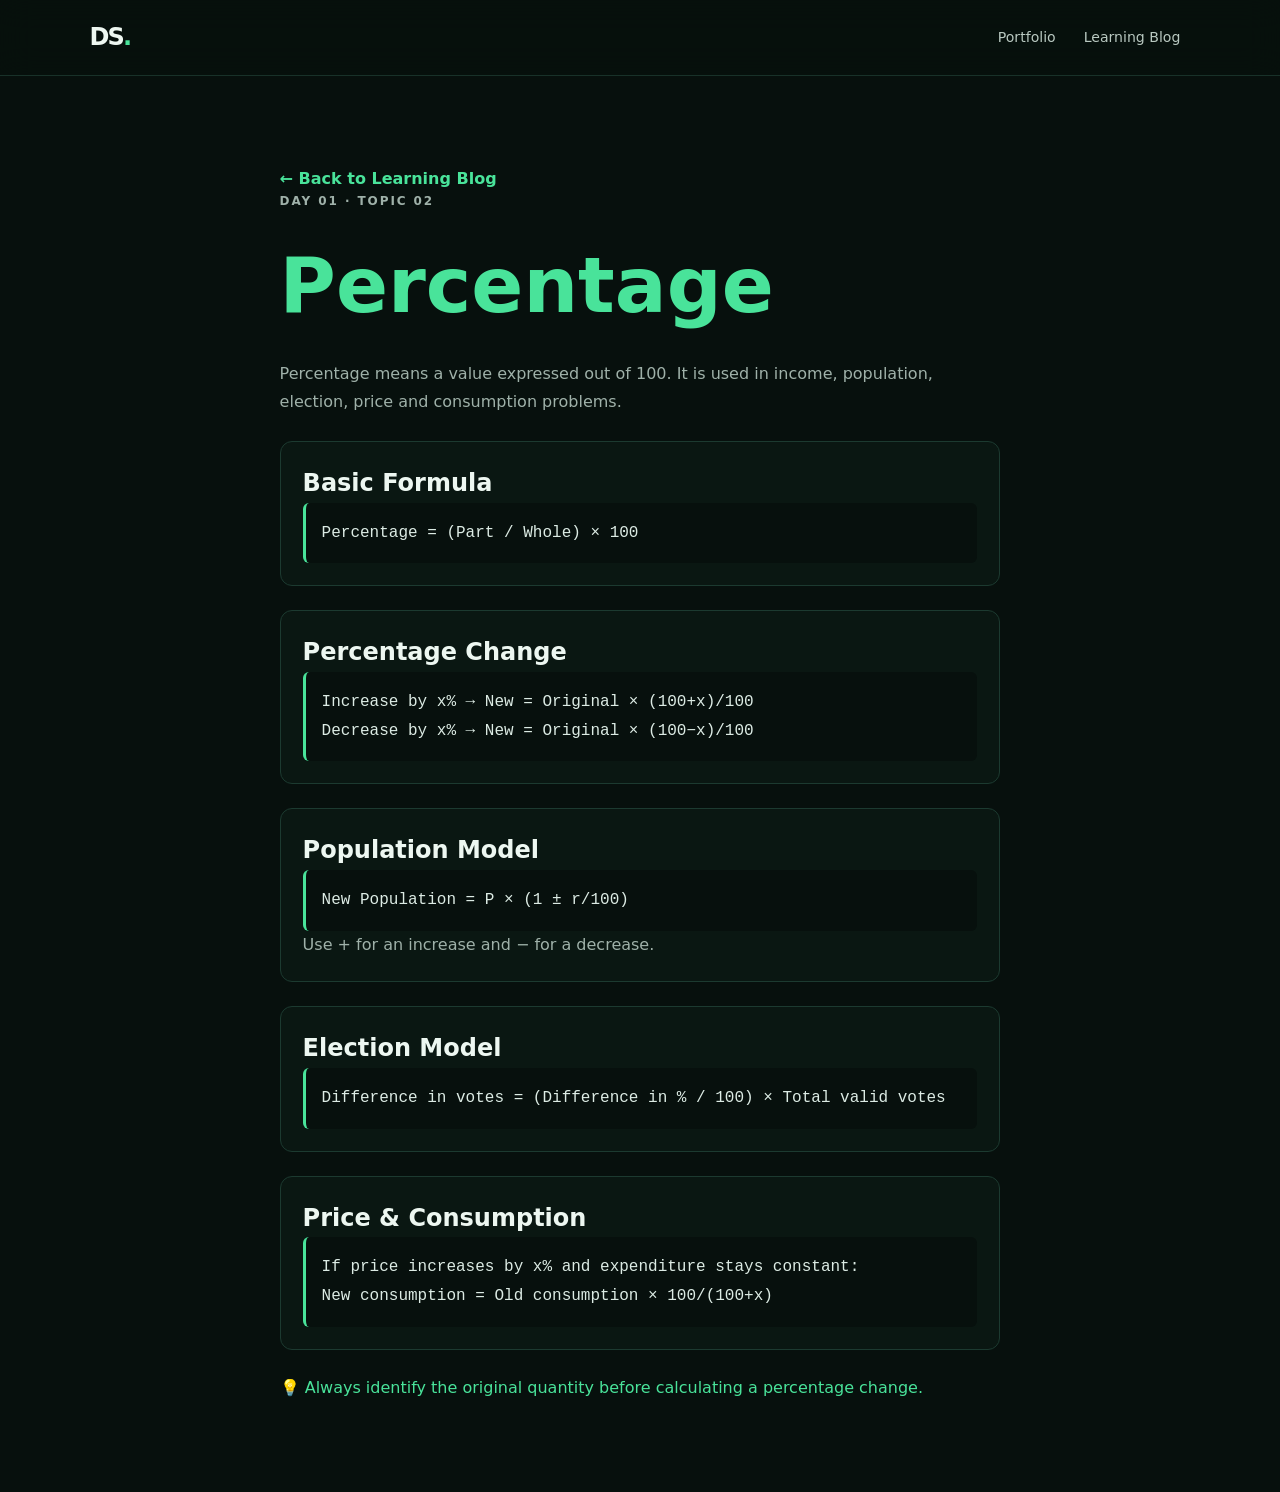
<file: percentage.html>
<!DOCTYPE html><html lang="en"><head><meta charset="UTF-8"><meta name="viewport" content="width=device-width,initial-scale=1.0"><title>Percentage | Devi Sri Kagga</title><link rel="stylesheet" href="style.css"><style>.lesson{max-width:900px;margin:auto;padding:90px 7%}.lesson h1{font-size:clamp(2.8rem,6vw,5rem);margin:12px 0}.lesson h1 span{color:#49e39a}.lesson p{color:#9fb1a9;line-height:1.8}.box{margin:24px 0;padding:22px;border:1px solid #1c3a30;border-radius:12px;background:#0a1712}.formula{padding:16px;background:#07100d;border-left:3px solid #49e39a;border-radius:6px;color:#dcebe4;font-family:Consolas,monospace;line-height:1.8}.back{color:#49e39a;font-weight:700}.tip{color:#49e39a!important}.lesson li{color:#b7c9c0;margin:10px 0}</style></head><body><header class="navbar"><a class="brand" href="index.html">DS<span>.</span></a><button class="menu-btn">☰</button><nav id="nav"><a href="index.html">Portfolio</a><a href="blog.html">Learning Blog</a></nav></header><main class="lesson"><a class="back" href="blog.html">← Back to Learning Blog</a><p class="section-label">DAY 01 · TOPIC 02</p><h1><span>Percentage</span></h1><p>Percentage means a value expressed out of 100. It is used in income, population, election, price and consumption problems.</p><div class="box"><h2>Basic Formula</h2><div class="formula">Percentage = (Part / Whole) × 100</div></div><div class="box"><h2>Percentage Change</h2><div class="formula">Increase by x% → New = Original × (100+x)/100<br>Decrease by x% → New = Original × (100−x)/100</div></div><div class="box"><h2>Population Model</h2><div class="formula">New Population = P × (1 ± r/100)</div><p>Use + for an increase and − for a decrease.</p></div><div class="box"><h2>Election Model</h2><div class="formula">Difference in votes = (Difference in % / 100) × Total valid votes</div></div><div class="box"><h2>Price & Consumption</h2><div class="formula">If price increases by x% and expenditure stays constant:<br>New consumption = Old consumption × 100/(100+x)</div></div><p class="tip">💡 Always identify the original quantity before calculating a percentage change.</p></main><script src="script.js"></script></body></html>
</file>
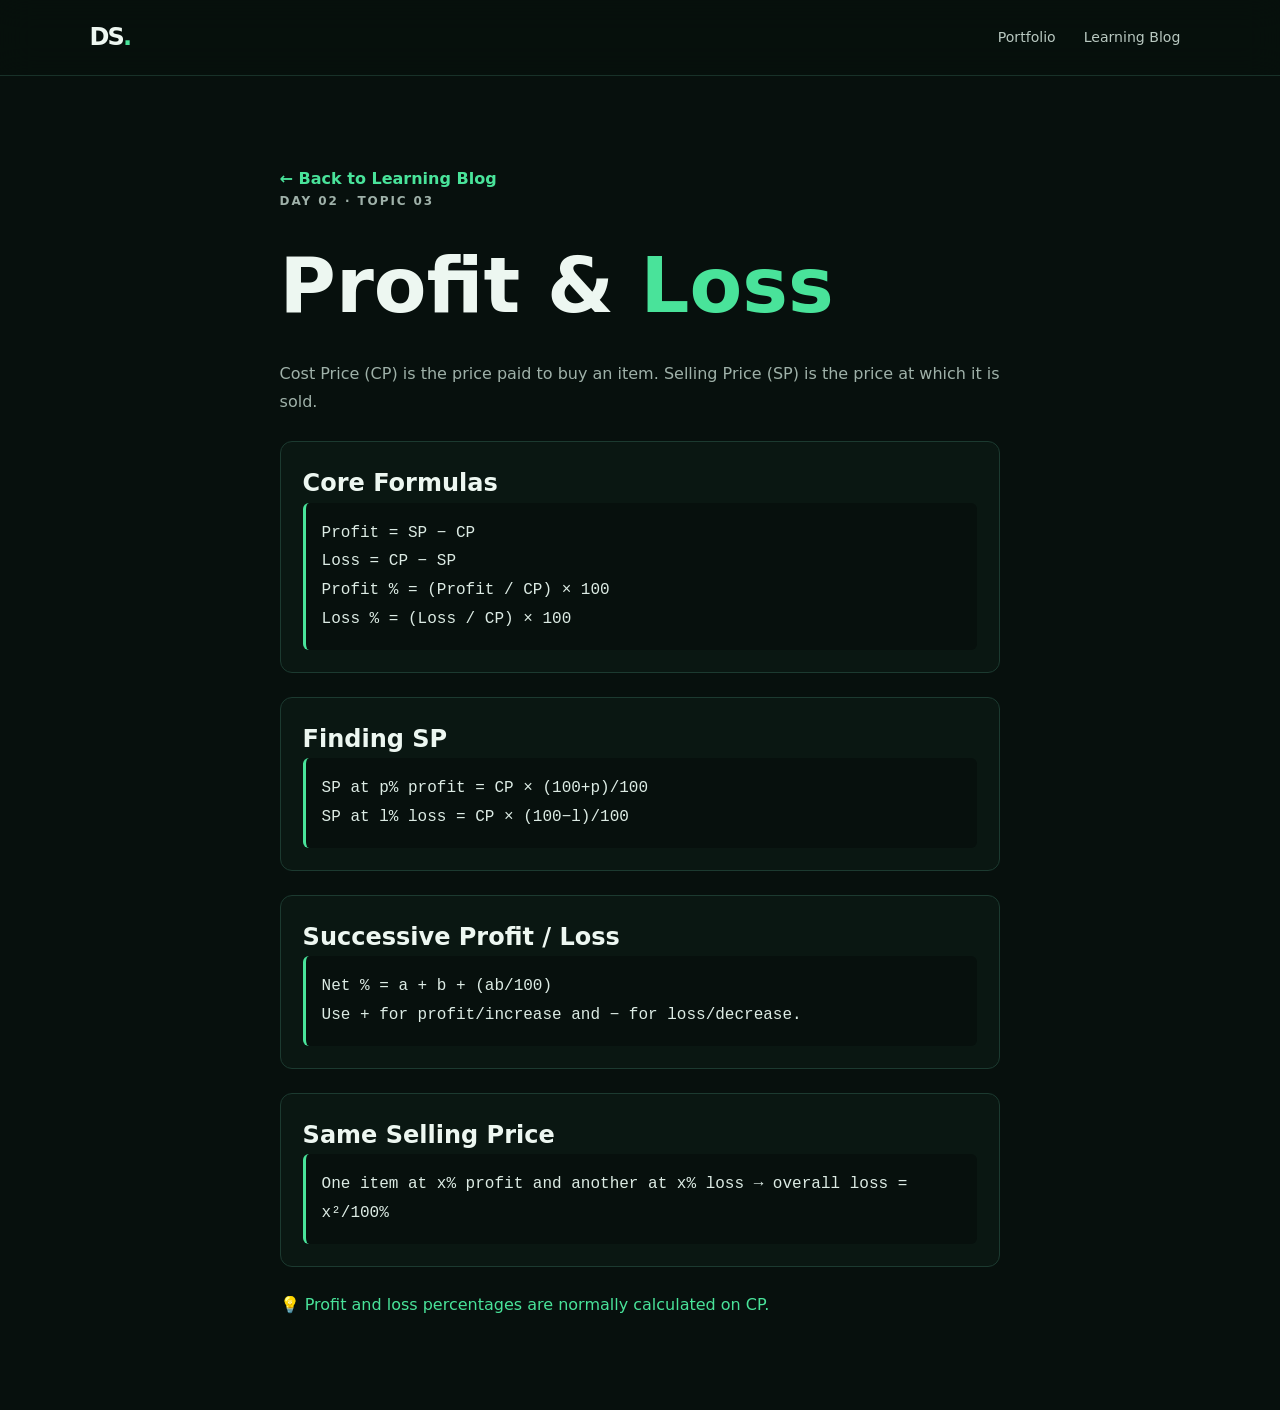
<file: profit-loss.html>
<!DOCTYPE html><html lang="en"><head><meta charset="UTF-8"><meta name="viewport" content="width=device-width,initial-scale=1.0"><title>Profit & Loss | Devi Sri Kagga</title><link rel="stylesheet" href="style.css"><style>.lesson{max-width:900px;margin:auto;padding:90px 7%}.lesson h1{font-size:clamp(2.8rem,6vw,5rem);margin:12px 0}.lesson h1 span{color:#49e39a}.lesson p{color:#9fb1a9;line-height:1.8}.box{margin:24px 0;padding:22px;border:1px solid #1c3a30;border-radius:12px;background:#0a1712}.formula{padding:16px;background:#07100d;border-left:3px solid #49e39a;border-radius:6px;color:#dcebe4;font-family:Consolas,monospace;line-height:1.8}.back{color:#49e39a;font-weight:700}.tip{color:#49e39a!important}</style></head><body><header class="navbar"><a class="brand" href="index.html">DS<span>.</span></a><button class="menu-btn">☰</button><nav id="nav"><a href="index.html">Portfolio</a><a href="blog.html">Learning Blog</a></nav></header><main class="lesson"><a class="back" href="blog.html">← Back to Learning Blog</a><p class="section-label">DAY 02 · TOPIC 03</p><h1>Profit & <span>Loss</span></h1><p>Cost Price (CP) is the price paid to buy an item. Selling Price (SP) is the price at which it is sold.</p><div class="box"><h2>Core Formulas</h2><div class="formula">Profit = SP − CP<br>Loss = CP − SP<br>Profit % = (Profit / CP) × 100<br>Loss % = (Loss / CP) × 100</div></div><div class="box"><h2>Finding SP</h2><div class="formula">SP at p% profit = CP × (100+p)/100<br>SP at l% loss = CP × (100−l)/100</div></div><div class="box"><h2>Successive Profit / Loss</h2><div class="formula">Net % = a + b + (ab/100)<br>Use + for profit/increase and − for loss/decrease.</div></div><div class="box"><h2>Same Selling Price</h2><div class="formula">One item at x% profit and another at x% loss → overall loss = x²/100%</div></div><p class="tip">💡 Profit and loss percentages are normally calculated on CP.</p></main><script src="script.js"></script></body></html>
</file>
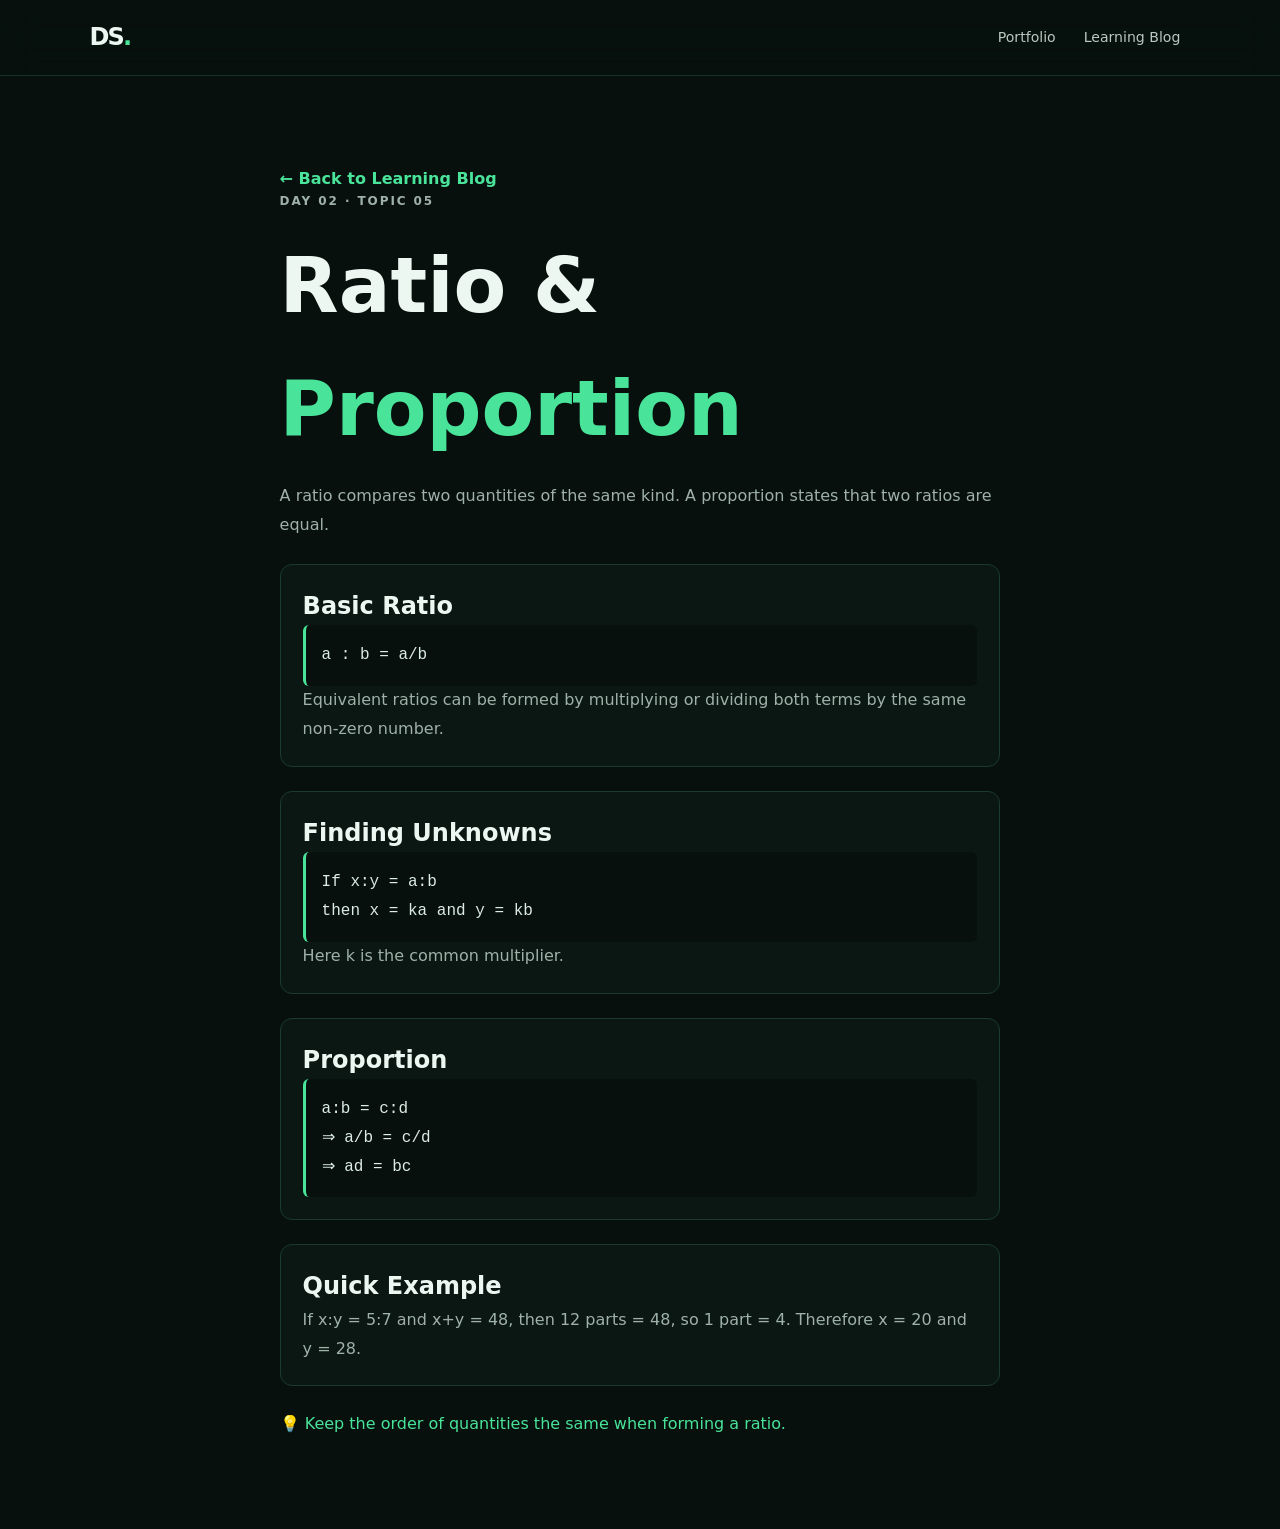
<file: ratio-proportion.html>
<!DOCTYPE html><html lang="en"><head><meta charset="UTF-8"><meta name="viewport" content="width=device-width,initial-scale=1.0"><title>Ratio & Proportion | Devi Sri Kagga</title><link rel="stylesheet" href="style.css"><style>.lesson{max-width:900px;margin:auto;padding:90px 7%}.lesson h1{font-size:clamp(2.8rem,6vw,5rem);margin:12px 0}.lesson h1 span{color:#49e39a}.lesson p{color:#9fb1a9;line-height:1.8}.box{margin:24px 0;padding:22px;border:1px solid #1c3a30;border-radius:12px;background:#0a1712}.formula{padding:16px;background:#07100d;border-left:3px solid #49e39a;border-radius:6px;color:#dcebe4;font-family:Consolas,monospace;line-height:1.8}.back{color:#49e39a;font-weight:700}.tip{color:#49e39a!important}</style></head><body><header class="navbar"><a class="brand" href="index.html">DS<span>.</span></a><button class="menu-btn">☰</button><nav id="nav"><a href="index.html">Portfolio</a><a href="blog.html">Learning Blog</a></nav></header><main class="lesson"><a class="back" href="blog.html">← Back to Learning Blog</a><p class="section-label">DAY 02 · TOPIC 05</p><h1>Ratio & <span>Proportion</span></h1><p>A ratio compares two quantities of the same kind. A proportion states that two ratios are equal.</p><div class="box"><h2>Basic Ratio</h2><div class="formula">a : b = a/b</div><p>Equivalent ratios can be formed by multiplying or dividing both terms by the same non-zero number.</p></div><div class="box"><h2>Finding Unknowns</h2><div class="formula">If x:y = a:b<br>then x = ka and y = kb</div><p>Here k is the common multiplier.</p></div><div class="box"><h2>Proportion</h2><div class="formula">a:b = c:d<br>⇒ a/b = c/d<br>⇒ ad = bc</div></div><div class="box"><h2>Quick Example</h2><p>If x:y = 5:7 and x+y = 48, then 12 parts = 48, so 1 part = 4. Therefore x = 20 and y = 28.</p></div><p class="tip">💡 Keep the order of quantities the same when forming a ratio.</p></main><script src="script.js"></script></body></html>
</file>
<file: style.css>
*{box-sizing:border-box;margin:0;padding:0}html{scroll-behavior:smooth}body{font-family:Inter,ui-sans-serif,system-ui,-apple-system,BlinkMacSystemFont,"Segoe UI",sans-serif;background:#07100d;color:#edf7f1;line-height:1.6}a{color:inherit;text-decoration:none}.navbar{position:sticky;top:0;z-index:10;display:flex;align-items:center;justify-content:space-between;padding:18px 7%;background:rgba(7,16,13,.88);backdrop-filter:blur(16px);border-bottom:1px solid #183129}.brand{font-size:1.5rem;font-weight:900;letter-spacing:-.08em}.brand span,.hero h1 span,.section-label{color:#49e39a}nav{display:flex;align-items:center;gap:8px;font-size:.88rem;color:#b9c9c1}nav a{position:relative;padding:8px 10px;border-radius:7px;transition:.2s}nav a::after{content:"";position:absolute;left:10px;right:10px;bottom:2px;height:2px;border-radius:2px;background:#49e39a;transform:scaleX(0);transform-origin:center;transition:.2s}nav a:hover,nav a.active{color:#edf7f1}nav a.active::after{transform:scaleX(1)}.menu-btn{display:none;background:none;border:0;color:#edf7f1;font-size:1.4rem}.hero{position:relative;min-height:88vh;display:grid;grid-template-columns:1.25fr .75fr;gap:60px;align-items:center;padding:90px 7%;border-bottom:1px solid #183129;background:radial-gradient(circle at 80% 35%,#103b2b 0,transparent 34%)}.eyebrow,.section-label{font-size:.75rem;font-weight:800;letter-spacing:.16em;text-transform:uppercase}.eyebrow{display:flex;align-items:center;gap:9px;color:#a9bcb4}.eyebrow-dot{width:7px;height:7px;border-radius:50%;background:#49e39a;box-shadow:0 0 0 5px rgba(73,227,154,.08)}.hero h1{font-size:clamp(3.2rem,8vw,6.7rem);line-height:.95;letter-spacing:-.07em;margin:18px 0}.hero h2{font-size:clamp(1.1rem,2vw,1.6rem);font-weight:500;color:#c8d5cf;margin-bottom:18px}.hero-text{max-width:650px;color:#93a79e;font-size:1.05rem}.actions .btn span{margin-left:5px}.text-btn{border-color:transparent;color:#b9c9c1}.text-btn:hover{color:#49e39a}.hero-meta{display:flex;gap:34px;margin-top:38px}.hero-meta div{display:flex;flex-direction:column;gap:2px}.hero-meta strong{font-size:1.15rem;color:#edf7f1}.hero-meta span{font-size:.76rem;color:#71857b;text-transform:uppercase;letter-spacing:.08em}.actions{display:flex;gap:14px;margin-top:30px;flex-wrap:wrap}.btn{padding:12px 20px;border:1px solid #2d5445;border-radius:8px;font-weight:700;transition:.2s}.btn.primary{background:#49e39a;color:#06110c;border-color:#49e39a}.btn.primary:hover{transform:translateY(-2px)}.btn.secondary:hover{border-color:#49e39a;color:#49e39a}.hero-card{display:flex;justify-content:center}.terminal{width:min(100%,440px);border:1px solid #24503f;border-radius:16px;background:linear-gradient(145deg,#0b1d16,#08130f);box-shadow:0 25px 70px rgba(0,0,0,.3);font-family:"SFMono-Regular",Consolas,monospace;color:#8ea99d;overflow:hidden}.terminal-bar{display:flex;align-items:center;gap:7px;padding:13px 16px;border-bottom:1px solid #19372c;background:#0a1712}.terminal-bar span{width:8px;height:8px;border-radius:50%;background:#315447}.terminal-bar em{margin-left:auto;font-size:.72rem;font-style:normal;color:#60776d}.terminal-body{padding:25px}.terminal-body p{margin:0 0 10px;font-size:.86rem}.terminal-body .prompt{color:#49e39a}.terminal-output{padding-left:17px;color:#91a79d}.terminal-output strong{color:#49e39a}.terminal-output.status{color:#b8c9c1}.terminal-output.status i{display:inline-block;width:7px;height:7px;margin-right:7px;border-radius:50%;background:#49e39a}.cursor{color:#49e39a;animation:blink 1s steps(1) infinite}@keyframes blink{50%{opacity:0}}.section{padding:100px 7%;border-bottom:1px solid #183129}.section h2{font-size:clamp(2rem,4vw,3.5rem);line-height:1.05;letter-spacing:-.04em;margin:12px 0 40px}.split{display:grid;grid-template-columns:1fr 1fr;gap:80px}.section-copy{max-width:620px;color:#a7b8b0;font-size:1.05rem}.section-copy p+p{margin-top:18px}.skills-grid,.projects-grid,.cert-grid{display:grid;grid-template-columns:repeat(2,1fr);gap:18px}.skill,.project,.cert-grid>div{padding:28px;border:1px solid #1c3a30;border-radius:12px;background:#0a1712}.skill span,.project-top,.timeline span{color:#49e39a;font-size:.75rem;font-weight:800;letter-spacing:.12em}.skill h3,.project h3,.cert-grid h3{margin:12px 0 6px;font-size:1.25rem}.skill p,.project p,.cert-grid p,.timeline p,.contact>p{color:#91a59c}.projects-grid{grid-template-columns:repeat(3,1fr)}.project{min-height:310px;display:flex;flex-direction:column}.project.featured{border-color:#2c7358}.project-top{display:flex;justify-content:space-between}.project p{margin:8px 0 20px}.tags{display:flex;gap:7px;flex-wrap:wrap;margin-top:auto}.tags span{padding:5px 9px;border:1px solid #254b3d;border-radius:999px;font-size:.75rem;color:#b7c9c0}.project-links{display:flex;gap:18px;margin-top:22px;color:#49e39a;font-weight:700;font-size:.9rem}.timeline{display:flex;flex-direction:column;gap:35px;border-left:1px solid #285342;padding-left:28px}.timeline h3{margin-top:5px}.cert-grid{grid-template-columns:repeat(2,1fr)}.contact{text-align:center;background:#091611}.contact h2{margin-bottom:14px}.contact>p{max-width:600px;margin:auto}.contact .actions{justify-content:center}footer{display:flex;justify-content:space-between;padding:25px 7%;color:#71857b;font-size:.85rem}footer a{color:#49e39a}@media(max-width:850px){nav{display:none;position:absolute;top:70px;left:0;right:0;flex-direction:column;gap:0;padding:10px 7%;background:#07100d;border-bottom:1px solid #183129}nav.open{display:flex}nav a{padding:12px 0;border-radius:0}nav a::after{left:0;right:auto;width:28px;bottom:6px}nav a.active::after{transform:scaleX(1)}.menu-btn{display:block}.hero,.split{grid-template-columns:1fr}.hero{padding-top:70px}.hero-card{justify-content:flex-start}.hero-meta{gap:24px}.projects-grid,.cert-grid{grid-template-columns:1fr}.skills-grid{grid-template-columns:1fr 1fr}}@media(max-width:520px){.hero-meta{gap:18px}.hero-meta strong{font-size:1rem}.hero-meta span{font-size:.68rem}.section,.hero{padding-left:5%;padding-right:5%}.skills-grid{grid-template-columns:1fr}.hero h1{font-size:3.4rem}footer{padding-left:5%;padding-right:5%}}
/* Phase 2 refinements */
.about-section{display:grid;grid-template-columns:.9fr 1.1fr;gap:80px;align-items:start}.about-content{max-width:700px;color:#a7b8b0;font-size:1.05rem}.about-content>p+p{margin-top:18px}.about-highlights{display:grid;grid-template-columns:repeat(3,1fr);gap:12px;margin-top:32px}.about-highlights>div{padding:18px;border:1px solid #1c3a30;border-radius:10px;background:#0a1712}.about-highlights span{color:#49e39a;font-size:.72rem;font-weight:800;letter-spacing:.12em}.about-highlights strong{display:block;margin:8px 0 2px;color:#edf7f1}.about-highlights p{font-size:.82rem;color:#71857b}.skills-grid{grid-template-columns:repeat(3,1fr)}.skill{min-height:190px;transition:transform .2s,border-color .2s}.skill:hover,.project:hover,.cert-card:hover,.activity:hover,.blog-mini:hover{transform:translateY(-4px);border-color:#34765b}.skill p{line-height:1.8}.project-icon{width:42px;height:42px;display:grid;place-items:center;margin:18px 0 2px;border:1px solid #2c7358;border-radius:10px;color:#49e39a;font-size:.75rem;font-weight:900;letter-spacing:.08em}.experience-card{padding:30px;border:1px solid #2c7358;border-radius:12px;background:#0a1712}.experience-top{display:flex;justify-content:space-between;color:#49e39a;font-size:.75rem;font-weight:800;letter-spacing:.12em}.experience-card h3{margin:14px 0 4px;font-size:1.35rem}.experience-company{color:#71857b;margin-bottom:18px}.experience-card ul{padding-left:18px;color:#91a59c}.experience-card li+li{margin-top:10px}.experience-card strong{color:#c8d5cf}.cert-grid{grid-template-columns:repeat(3,1fr)}.cert-card{min-height:235px;padding:22px;border:1px solid #1c3a30;border-radius:12px;background:#0a1712;transition:transform .2s,border-color .2s;display:flex;flex-direction:column}.cert-type,.cert-year,.activity>span,.blog-mini>span{color:#49e39a;font-size:.72rem;font-weight:800;letter-spacing:.12em}.cert-card h3{margin:10px 0 6px}.cert-card p{margin-bottom:14px;font-size:.92rem}.cert-year{margin-top:auto;color:#71857b}.cert-link,.inline-link{color:#49e39a;font-weight:700;font-size:.88rem}.activities-section{background:#08130f}.activity-grid{display:grid;grid-template-columns:repeat(4,1fr);gap:15px}.activity{padding:25px;border:1px solid #1c3a30;border-radius:12px;background:#0a1712;transition:transform .2s,border-color .2s}.activity h3{margin:12px 0 7px}.activity p{color:#91a59c;font-size:.9rem}.blog-preview-head{display:flex;justify-content:space-between;gap:25px;align-items:end}.blog-preview-head h2{margin-bottom:0}.blog-mini-grid{display:grid;grid-template-columns:repeat(2,1fr);gap:18px;margin-top:10px}.blog-mini{padding:26px;border:1px solid #1c3a30;border-radius:12px;background:#0a1712;transition:transform .2s,border-color .2s}.blog-mini h3{margin:10px 0 5px}.blog-mini p{color:#91a59c}.inline-link{white-space:nowrap}.contact{padding-top:110px;padding-bottom:110px}
@media(max-width:1000px){.activity-grid{grid-template-columns:repeat(2,1fr)}.skills-grid{grid-template-columns:repeat(2,1fr)}}
@media(max-width:850px){.about-section{grid-template-columns:1fr;gap:35px}.about-highlights{grid-template-columns:1fr 1fr}.cert-grid{grid-template-columns:1fr}.blog-preview-head{display:block}.inline-link{display:inline-block;margin-top:-20px;margin-bottom:25px}}
@media(max-width:520px){.about-highlights,.activity-grid,.blog-mini-grid{grid-template-columns:1fr}.skills-grid{grid-template-columns:1fr}.experience-card{padding:22px}.project-icon{margin-top:15px}}

.certificate-photo-card{overflow:hidden}.certificate-image-btn{position:relative;display:block;width:100%;padding:0;border:0;border-radius:9px;overflow:hidden;background:#07100d;cursor:pointer;margin-bottom:16px}.certificate-image{display:block;width:100%;aspect-ratio:16/9;object-fit:cover;object-position:center;transition:transform .3s ease,filter .3s ease}.certificate-image-btn:hover .certificate-image{transform:scale(1.03);filter:brightness(.7)}.image-overlay{position:absolute;inset:auto 0 0;padding:10px 12px;background:linear-gradient(transparent,rgba(0,0,0,.85));color:#49e39a;text-align:left;font-size:.78rem;font-weight:800;opacity:0;transform:translateY(5px);transition:.25s}.certificate-image-btn:hover .image-overlay,.certificate-image-btn:focus-visible .image-overlay{opacity:1;transform:translateY(0)}
.certificate-modal{position:fixed;inset:0;z-index:100;display:grid;place-items:center;padding:30px;background:rgba(0,0,0,.86);backdrop-filter:blur(8px)}.certificate-modal[hidden]{display:none}.certificate-modal img{max-width:min(1100px,94vw);max-height:88vh;object-fit:contain;border:1px solid #2c7358;border-radius:10px;box-shadow:0 25px 80px rgba(0,0,0,.55)}.certificate-modal-close{position:absolute;top:22px;right:28px;width:42px;height:42px;border:1px solid #2d5445;border-radius:50%;background:#0a1712;color:#edf7f1;font-size:1.4rem;cursor:pointer}.certificate-modal-close:hover{border-color:#49e39a;color:#49e39a}
@media(max-width:520px){.certificate-image{aspect-ratio:4/3}.certificate-modal{padding:18px}.certificate-modal-close{top:12px;right:14px}}


/* Professional polish: keyboard access, responsive grids, and motion */
:root{scroll-padding-top:88px}
.skip-link{position:fixed;top:10px;left:10px;z-index:200;padding:11px 16px;border-radius:8px;background:#49e39a;color:#06110c;font-weight:800;transform:translateY(-160%);transition:transform .18s ease}
.skip-link:focus{transform:translateY(0)}
:focus-visible{outline:3px solid #8af5bd;outline-offset:4px}
.navbar{min-height:72px}
.menu-btn{min-width:44px;min-height:44px;border:1px solid #2d5445;border-radius:8px;cursor:pointer}
.menu-btn:hover{border-color:#49e39a;color:#49e39a}
.btn,.project-links a,.cert-link,.inline-link,.brand,footer a{transition:color .2s ease,border-color .2s ease,background-color .2s ease,transform .2s ease}
.project,.skill,.cert-card,.activity,.blog-mini{height:100%}
.projects-grid{grid-template-columns:repeat(2,minmax(0,1fr));align-items:stretch}
.project{min-height:0;padding:clamp(20px,2.5vw,30px)}
.project-links{flex-wrap:wrap;gap:12px 18px}
.project-links a:hover,.cert-link:hover,.inline-link:hover{color:#a1f6c8;text-decoration:underline;text-underline-offset:4px}
.skills-grid{align-items:stretch}
.skill,.project,.cert-card,.activity,.blog-mini{transition:transform .22s ease,border-color .22s ease,box-shadow .22s ease}
.skill:hover,.project:hover,.cert-card:hover,.activity:hover,.blog-mini:hover{box-shadow:0 14px 35px rgba(0,0,0,.16)}
.hero .terminal{animation:terminal-in .7s both}
.reveal-ready .reveal{opacity:0;transform:translateY(18px);transition:opacity .6s ease,transform .6s ease}
.reveal-ready .reveal.is-visible{opacity:1;transform:translateY(0)}
@keyframes terminal-in{from{opacity:0;transform:translateY(12px)}to{opacity:1;transform:translateY(0)}}
@media(max-width:850px){
  .projects-grid{grid-template-columns:repeat(2,minmax(0,1fr))}
  .navbar{padding-top:12px;padding-bottom:12px}
  nav{max-height:calc(100dvh - 72px);overflow-y:auto}
}
@media(max-width:650px){
  .projects-grid{grid-template-columns:1fr}
  .project{padding:22px}
  .hero{min-height:auto;gap:38px;padding-top:66px;padding-bottom:66px}
  .hero h1{font-size:clamp(3rem,14vw,4.2rem)}
  .actions .btn{min-height:44px;display:inline-flex;align-items:center;justify-content:center}
  .section{padding-top:76px;padding-bottom:76px}
  .section h2{margin-bottom:28px}
  .project-links{gap:12px 16px}
  .certificate-modal{overflow:auto}
}
@media(hover:none){
  .skill:hover,.project:hover,.cert-card:hover,.activity:hover,.blog-mini:hover{transform:none;box-shadow:none}
}
@media(prefers-reduced-motion:reduce){
  *,*::before,*::after{scroll-behavior:auto!important;animation-duration:.01ms!important;animation-iteration-count:1!important;transition-duration:.01ms!important}
  .reveal-ready .reveal{opacity:1;transform:none}
}


/* Chronological EduSkills internship timeline */
.internship-timeline{position:relative;display:grid;gap:16px;margin:8px 0 38px;padding-left:28px}
.internship-timeline::before{content:"";position:absolute;left:8px;top:18px;bottom:18px;width:1px;background:linear-gradient(#49e39a,#24503f)}
.internship-card{position:relative;display:grid;grid-template-columns:120px minmax(0,1fr);gap:24px;padding:24px;border:1px solid #1c3a30;border-radius:14px;background:linear-gradient(120deg,#0b1d16,#0a1712);transition:border-color .2s ease,transform .2s ease,box-shadow .2s ease}
.internship-card::before{content:"";position:absolute;left:-26px;top:30px;width:9px;height:9px;border:2px solid #07100d;border-radius:50%;background:#49e39a;box-shadow:0 0 0 3px #24503f}
.internship-card:hover{transform:translateY(-3px);border-color:#34765b;box-shadow:0 14px 35px rgba(0,0,0,.16)}
.internship-date{display:flex;flex-direction:column;align-items:flex-start;justify-content:flex-start;padding-top:3px;color:#49e39a}
.internship-date span{font-size:.72rem;font-weight:800;letter-spacing:.12em}
.internship-date strong{font-size:1.7rem;line-height:1.2;letter-spacing:-.04em}
.internship-details h3{font-size:1.3rem;margin:8px 0}
.internship-details p{max-width:850px;color:#a7b8b0;font-size:.95rem;margin-bottom:18px}
.internship-details .tags{margin-top:0}
@media(max-width:600px){
  .internship-timeline{padding-left:22px}
  .internship-card{grid-template-columns:1fr;gap:12px;padding:20px}
  .internship-card::before{left:-20px;top:25px}
  .internship-date{flex-direction:row;align-items:baseline;gap:10px}
  .internship-date strong{font-size:1.35rem}
}
</file>
